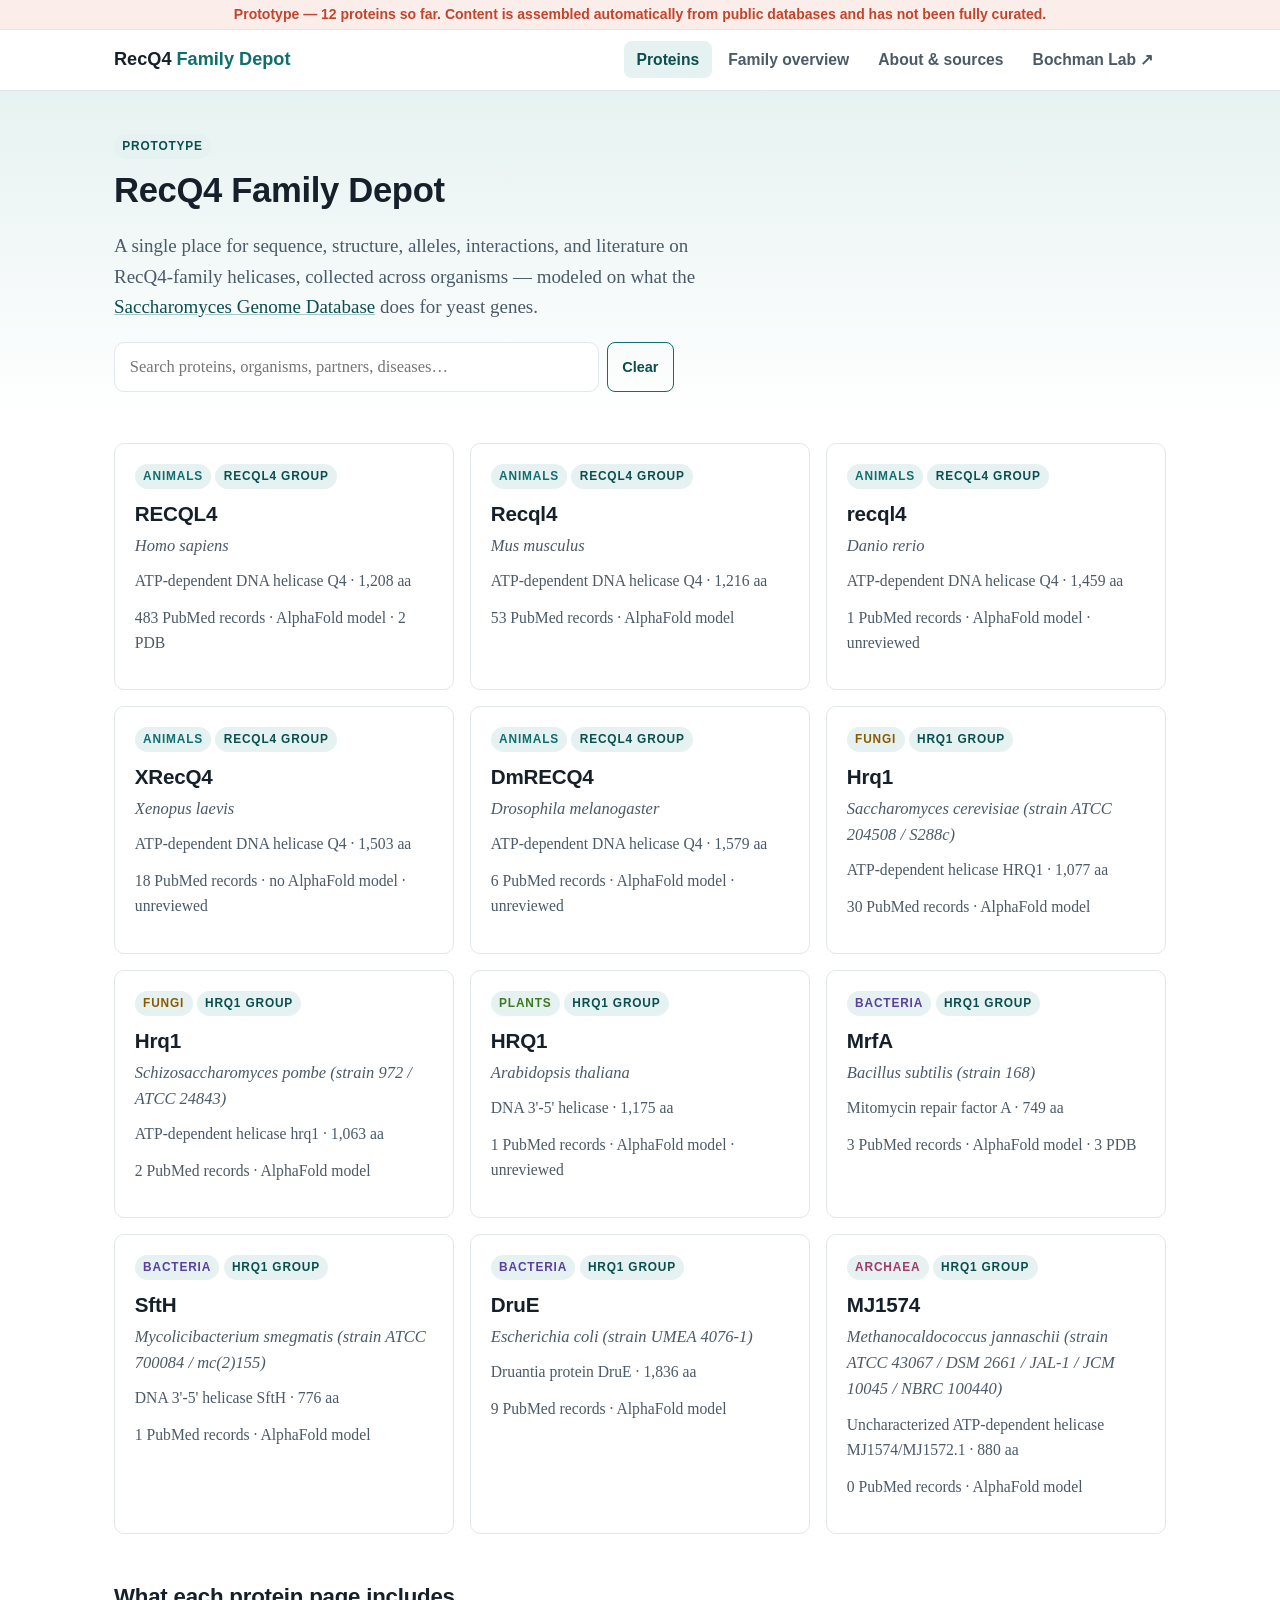
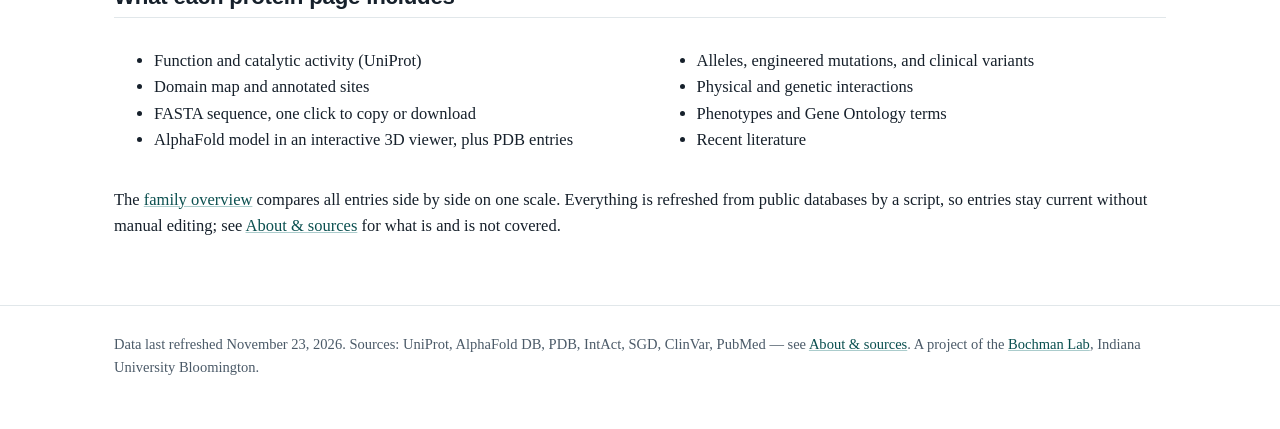
<file: index.html>
<!DOCTYPE html>
<html lang="en"><head><meta charset="utf-8"><meta name="viewport" content="width=device-width,initial-scale=1">
<title>RecQ4 Family Depot (prototype)</title>
<link rel="stylesheet" href="assets/style.css">
<link rel="icon" href="assets/favicon.ico">
</head><body>
<div class="proto">Prototype &mdash; 12 proteins so far. Content is assembled automatically from public databases and has not been fully curated.</div>
<header class="site"><div class="wrap row">
<a class="brand" href="index.html">RecQ4 <span>Family Depot</span></a>
<nav aria-label="Primary"><ul><li><a href="index.html" aria-current=page>Proteins</a></li><li><a href="family.html">Family overview</a></li><li><a href="about.html">About &amp; sources</a></li><li><a href="https://bochmanlab.github.io">Bochman Lab &nearr;</a></li></ul></nav>
</div></header>
<section class="hero"><div class="wrap"><span class="tag">Prototype</span>
<h1>RecQ4 Family Depot</h1>
<p class="lede">A single place for sequence, structure, alleles, interactions, and literature on RecQ4-family helicases, collected across organisms &mdash; modeled on what the <a href="https://www.yeastgenome.org/">Saccharomyces Genome Database</a> does for yeast genes.</p>
<form class="search" onsubmit="return false"><input id="q" type="search" placeholder="Search proteins, organisms, partners, diseases…" autocomplete="off" aria-label="Search"><button class="ghost" type="button" onclick="document.getElementById('q').value='';document.getElementById('q').dispatchEvent(new Event('input'))">Clear</button></form>
<div id="hint" style="font-size:.9rem;color:var(--ink-soft)"></div></div></section>
<main class="wrap"><div class="cards" id="cards"><div class="card" data-acc="O94761"><div><span class="tag Animals">Animals</span> <span class="tag">RECQL4 group</span></div>
<h3><a href="proteins/recql4-human.html">RECQL4</a></h3><div class="org"><i>Homo sapiens</i></div>
<p>ATP-dependent DNA helicase Q4 &middot; 1,208 aa</p>
<p>483 PubMed records &middot; AlphaFold model &middot; 2 PDB</p>
<div class="legend" style="margin-top:auto"></div></div><div class="card" data-acc="Q75NR7"><div><span class="tag Animals">Animals</span> <span class="tag">RECQL4 group</span></div>
<h3><a href="proteins/recql4-mouse.html">Recql4</a></h3><div class="org"><i>Mus musculus</i></div>
<p>ATP-dependent DNA helicase Q4 &middot; 1,216 aa</p>
<p>53 PubMed records &middot; AlphaFold model</p>
<div class="legend" style="margin-top:auto"></div></div><div class="card" data-acc="E7F2M7"><div><span class="tag Animals">Animals</span> <span class="tag">RECQL4 group</span></div>
<h3><a href="proteins/recql4-zebrafish.html">recql4</a></h3><div class="org"><i>Danio rerio</i></div>
<p>ATP-dependent DNA helicase Q4 &middot; 1,459 aa</p>
<p>1 PubMed records &middot; AlphaFold model &middot; unreviewed</p>
<div class="legend" style="margin-top:auto"></div></div><div class="card" data-acc="Q33DM4"><div><span class="tag Animals">Animals</span> <span class="tag">RECQL4 group</span></div>
<h3><a href="proteins/recq4-xenopus.html">XRecQ4</a></h3><div class="org"><i>Xenopus laevis</i></div>
<p>ATP-dependent DNA helicase Q4 &middot; 1,503 aa</p>
<p>18 PubMed records &middot; no AlphaFold model &middot; unreviewed</p>
<div class="legend" style="margin-top:auto"></div></div><div class="card" data-acc="Q9VSE6"><div><span class="tag Animals">Animals</span> <span class="tag">RECQL4 group</span></div>
<h3><a href="proteins/recq4-drosophila.html">DmRECQ4</a></h3><div class="org"><i>Drosophila melanogaster</i></div>
<p>ATP-dependent DNA helicase Q4 &middot; 1,579 aa</p>
<p>6 PubMed records &middot; AlphaFold model &middot; unreviewed</p>
<div class="legend" style="margin-top:auto"></div></div><div class="card" data-acc="Q05549"><div><span class="tag Fungi">Fungi</span> <span class="tag">HRQ1 group</span></div>
<h3><a href="proteins/hrq1-scerevisiae.html">Hrq1</a></h3><div class="org"><i>Saccharomyces cerevisiae</i> (strain ATCC 204508 / S288c)</div>
<p>ATP-dependent helicase HRQ1 &middot; 1,077 aa</p>
<p>30 PubMed records &middot; AlphaFold model</p>
<div class="legend" style="margin-top:auto"></div></div><div class="card" data-acc="O13983"><div><span class="tag Fungi">Fungi</span> <span class="tag">HRQ1 group</span></div>
<h3><a href="proteins/hrq1-spombe.html">Hrq1</a></h3><div class="org"><i>Schizosaccharomyces pombe</i> (strain 972 / ATCC 24843)</div>
<p>ATP-dependent helicase hrq1 &middot; 1,063 aa</p>
<p>2 PubMed records &middot; AlphaFold model</p>
<div class="legend" style="margin-top:auto"></div></div><div class="card" data-acc="A0A1P8BBA5"><div><span class="tag Plants">Plants</span> <span class="tag">HRQ1 group</span></div>
<h3><a href="proteins/hrq1-athaliana.html">HRQ1</a></h3><div class="org"><i>Arabidopsis thaliana</i></div>
<p>DNA 3&#x27;-5&#x27; helicase &middot; 1,175 aa</p>
<p>1 PubMed records &middot; AlphaFold model &middot; unreviewed</p>
<div class="legend" style="margin-top:auto"></div></div><div class="card" data-acc="P50830"><div><span class="tag Bacteria">Bacteria</span> <span class="tag">HRQ1 group</span></div>
<h3><a href="proteins/mrfa-bsubtilis.html">MrfA</a></h3><div class="org"><i>Bacillus subtilis</i> (strain 168)</div>
<p>Mitomycin repair factor A &middot; 749 aa</p>
<p>3 PubMed records &middot; AlphaFold model &middot; 3 PDB</p>
<div class="legend" style="margin-top:auto"></div></div><div class="card" data-acc="A0R5E2"><div><span class="tag Bacteria">Bacteria</span> <span class="tag">HRQ1 group</span></div>
<h3><a href="proteins/sfth-msmegmatis.html">SftH</a></h3><div class="org"><i>Mycolicibacterium smegmatis</i> (strain ATCC 700084 / mc(2)155)</div>
<p>DNA 3&#x27;-5&#x27; helicase SftH &middot; 776 aa</p>
<p>1 PubMed records &middot; AlphaFold model</p>
<div class="legend" style="margin-top:auto"></div></div><div class="card" data-acc="P0DW38"><div><span class="tag Bacteria">Bacteria</span> <span class="tag">HRQ1 group</span></div>
<h3><a href="proteins/drue-ecoli.html">DruE</a></h3><div class="org"><i>Escherichia coli</i> (strain UMEA 4076-1)</div>
<p>Druantia protein DruE &middot; 1,836 aa</p>
<p>9 PubMed records &middot; AlphaFold model</p>
<div class="legend" style="margin-top:auto"></div></div><div class="card" data-acc="Q58969"><div><span class="tag Archaea">Archaea</span> <span class="tag">HRQ1 group</span></div>
<h3><a href="proteins/mj1574-mjannaschii.html">MJ1574</a></h3><div class="org"><i>Methanocaldococcus jannaschii</i> (strain ATCC 43067 / DSM 2661 / JAL-1 / JCM 10045 / NBRC 100440)</div>
<p>Uncharacterized ATP-dependent helicase MJ1574/MJ1572.1 &middot; 880 aa</p>
<p>0 PubMed records &middot; AlphaFold model</p>
<div class="legend" style="margin-top:auto"></div></div></div>
<h2>What each protein page includes</h2>
<div class="cols"><ul><li>Function and catalytic activity (UniProt)</li><li>Domain map and annotated sites</li><li>FASTA sequence, one click to copy or download</li><li>AlphaFold model in an interactive 3D viewer, plus PDB entries</li></ul>
<ul><li>Alleles, engineered mutations, and clinical variants</li><li>Physical and genetic interactions</li><li>Phenotypes and Gene Ontology terms</li><li>Recent literature</li></ul></div>
<p>The <a href="family.html">family overview</a> compares all entries side by side on one scale. Everything is refreshed from public databases by a script, so entries stay current without manual editing; see <a href="about.html">About &amp; sources</a> for what is and is not covered.</p></main>
<script src="assets/search-index.js"></script><script src="assets/search.js"></script>
<footer><div class="wrap">Data last refreshed November 23, 2026. Sources: UniProt, AlphaFold DB, PDB, IntAct, SGD, ClinVar, PubMed &mdash; see <a href="about.html">About &amp; sources</a>. A project of the <a href="https://bochmanlab.github.io">Bochman Lab</a>, Indiana University Bloomington.</div></footer>

</body></html>
</file>
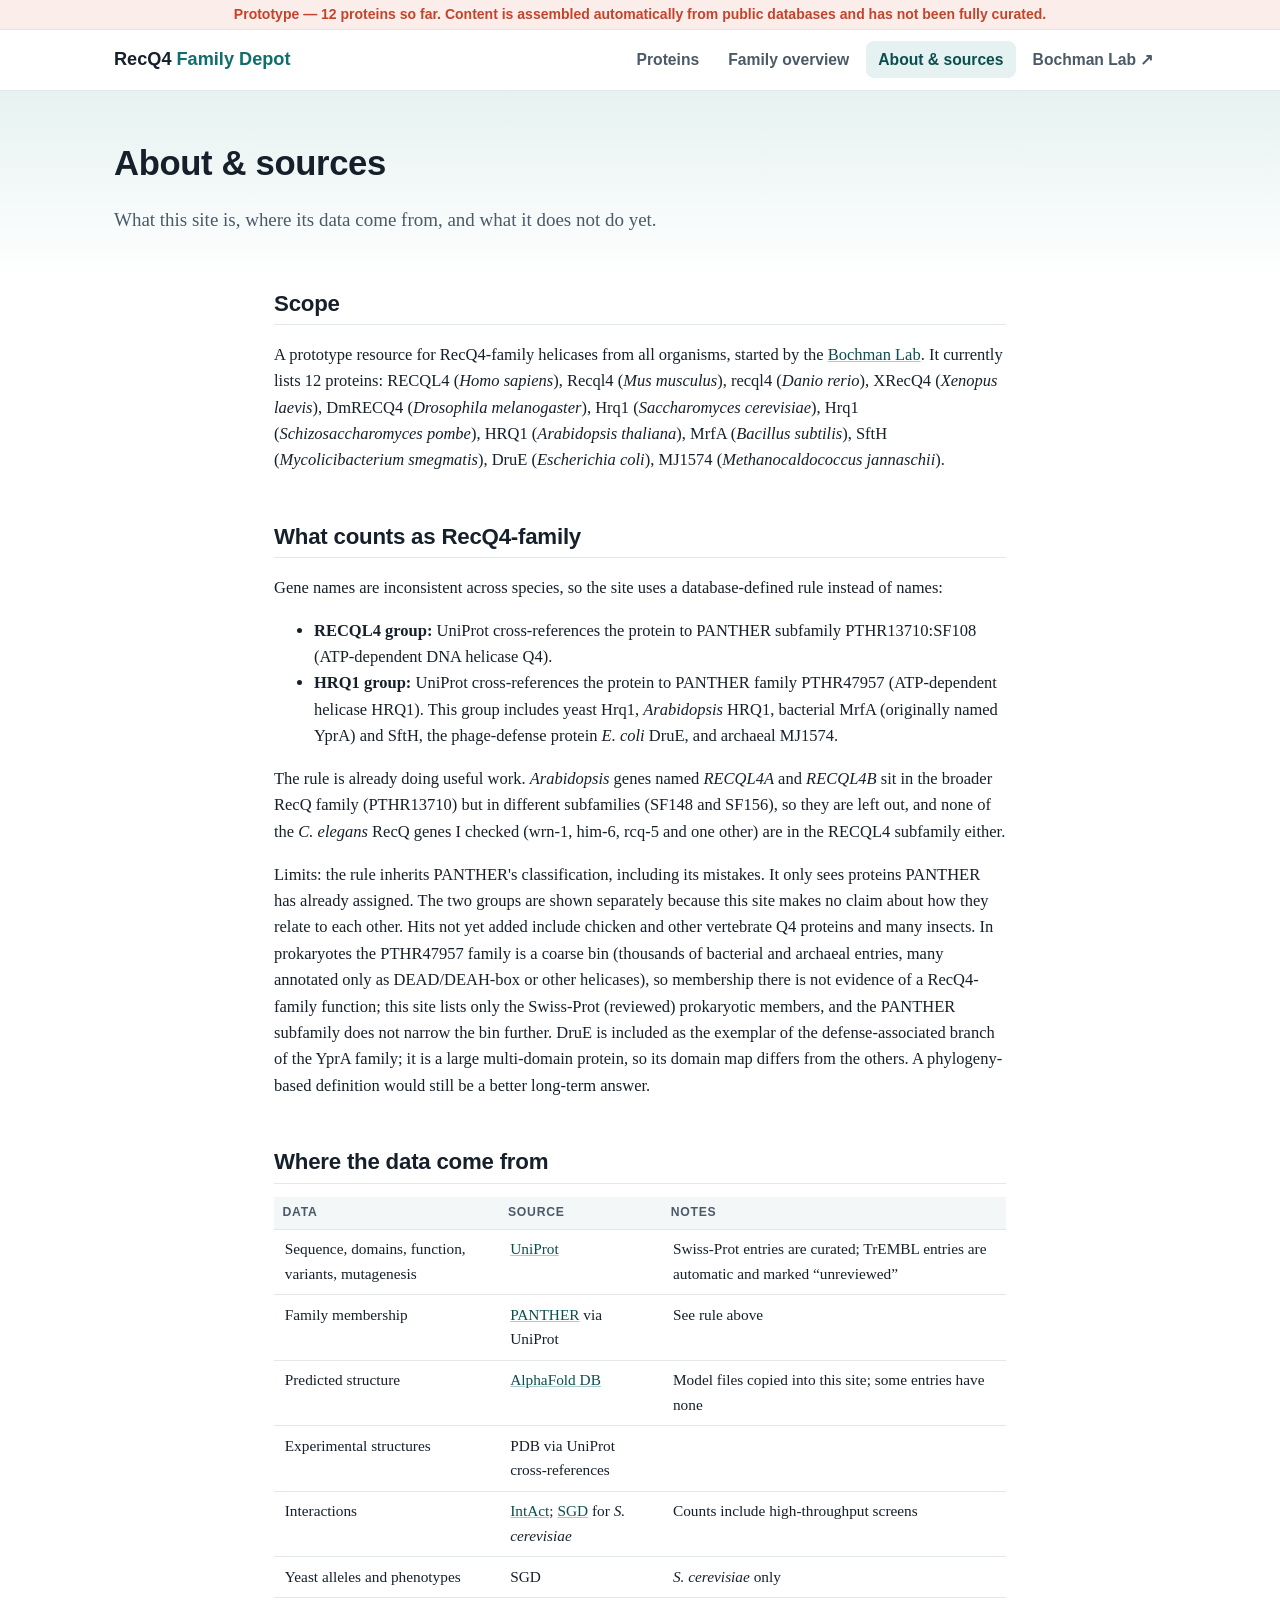
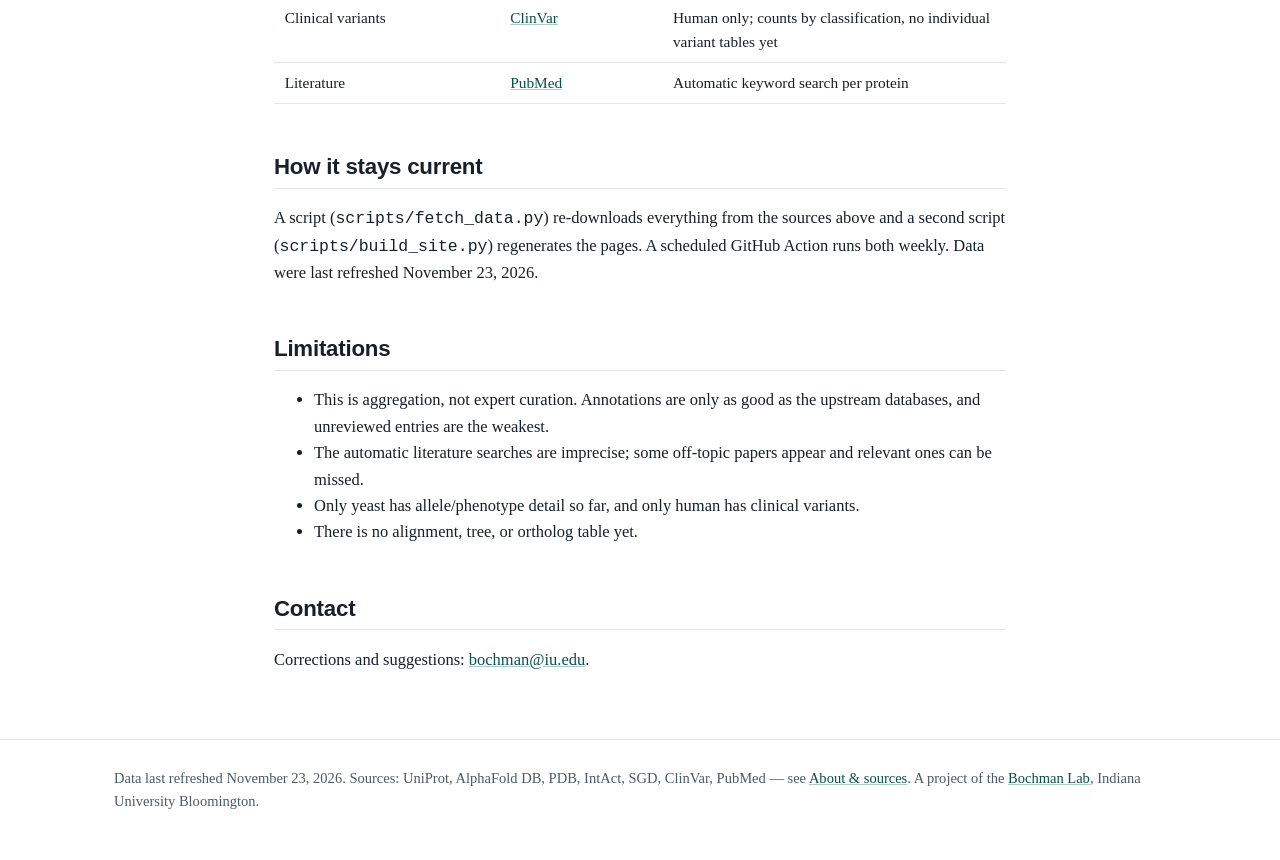
<file: about.html>
<!DOCTYPE html>
<html lang="en"><head><meta charset="utf-8"><meta name="viewport" content="width=device-width,initial-scale=1">
<title>About &amp; sources — RecQ4 Family Depot</title>
<link rel="stylesheet" href="assets/style.css">
<link rel="icon" href="assets/favicon.ico">
</head><body>
<div class="proto">Prototype &mdash; 12 proteins so far. Content is assembled automatically from public databases and has not been fully curated.</div>
<header class="site"><div class="wrap row">
<a class="brand" href="index.html">RecQ4 <span>Family Depot</span></a>
<nav aria-label="Primary"><ul><li><a href="index.html">Proteins</a></li><li><a href="family.html">Family overview</a></li><li><a href="about.html" aria-current=page>About &amp; sources</a></li><li><a href="https://bochmanlab.github.io">Bochman Lab &nearr;</a></li></ul></nav>
</div></header>
<section class="hero"><div class="wrap"><h1>About &amp; sources</h1>
<p class="lede">What this site is, where its data come from, and what it does not do yet.</p></div></section>
<main class="wrap prose" style="max-width:780px">
<h2 style="margin-top:.5em">Scope</h2>
<p>A prototype resource for RecQ4-family helicases from all organisms, started by the <a href="https://bochmanlab.github.io">Bochman Lab</a>. It currently lists 12 proteins: RECQL4 (<i>Homo sapiens</i>), Recql4 (<i>Mus musculus</i>), recql4 (<i>Danio rerio</i>), XRecQ4 (<i>Xenopus laevis</i>), DmRECQ4 (<i>Drosophila melanogaster</i>), Hrq1 (<i>Saccharomyces cerevisiae</i>), Hrq1 (<i>Schizosaccharomyces pombe</i>), HRQ1 (<i>Arabidopsis thaliana</i>), MrfA (<i>Bacillus subtilis</i>), SftH (<i>Mycolicibacterium smegmatis</i>), DruE (<i>Escherichia coli</i>), MJ1574 (<i>Methanocaldococcus jannaschii</i>).</p>
<h2 id="inclusion">What counts as RecQ4-family</h2>
<p>Gene names are inconsistent across species, so the site uses a database-defined rule instead of names:</p>
<ul><li><b>RECQL4 group:</b> UniProt cross-references the protein to PANTHER subfamily PTHR13710:SF108 (ATP-dependent DNA helicase Q4).</li>
<li><b>HRQ1 group:</b> UniProt cross-references the protein to PANTHER family PTHR47957 (ATP-dependent helicase HRQ1). This group includes yeast Hrq1, <i>Arabidopsis</i> HRQ1, bacterial MrfA (originally named YprA) and SftH, the phage-defense protein <i>E. coli</i> DruE, and archaeal MJ1574.</li></ul>
<p>The rule is already doing useful work. <i>Arabidopsis</i> genes named <i>RECQL4A</i> and <i>RECQL4B</i> sit in the broader RecQ family (PTHR13710) but in different subfamilies (SF148 and SF156), so they are left out, and none of the <i>C. elegans</i> RecQ genes I checked (wrn-1, him-6, rcq-5 and one other) are in the RECQL4 subfamily either.</p>
<p>Limits: the rule inherits PANTHER's classification, including its mistakes. It only sees proteins PANTHER has already assigned. The two groups are shown separately because this site makes no claim about how they relate to each other. Hits not yet added include chicken and other vertebrate Q4 proteins and many insects. In prokaryotes the PTHR47957 family is a coarse bin (thousands of bacterial and archaeal entries, many annotated only as DEAD/DEAH-box or other helicases), so membership there is not evidence of a RecQ4-family function; this site lists only the Swiss-Prot (reviewed) prokaryotic members, and the PANTHER subfamily does not narrow the bin further. DruE is included as the exemplar of the defense-associated branch of the YprA family; it is a large multi-domain protein, so its domain map differs from the others. A phylogeny-based definition would still be a better long-term answer.</p>
<h2>Where the data come from</h2>
<div class=""><table><thead><tr><th>Data</th><th>Source</th><th>Notes</th></tr></thead><tbody><tr><td>Sequence, domains, function, variants, mutagenesis</td><td><a href='https://www.uniprot.org/'>UniProt</a></td><td>Swiss-Prot entries are curated; TrEMBL entries are automatic and marked &ldquo;unreviewed&rdquo;</td></tr><tr><td>Family membership</td><td><a href='https://www.pantherdb.org/'>PANTHER</a> via UniProt</td><td>See rule above</td></tr><tr><td>Predicted structure</td><td><a href='https://alphafold.ebi.ac.uk/'>AlphaFold DB</a></td><td>Model files copied into this site; some entries have none</td></tr><tr><td>Experimental structures</td><td>PDB via UniProt cross-references</td><td></td></tr><tr><td>Interactions</td><td><a href='https://www.ebi.ac.uk/intact/'>IntAct</a>; <a href='https://www.yeastgenome.org/'>SGD</a> for <i>S. cerevisiae</i></td><td>Counts include high-throughput screens</td></tr><tr><td>Yeast alleles and phenotypes</td><td>SGD</td><td><i>S. cerevisiae</i> only</td></tr><tr><td>Clinical variants</td><td><a href='https://www.ncbi.nlm.nih.gov/clinvar/'>ClinVar</a></td><td>Human only; counts by classification, no individual variant tables yet</td></tr><tr><td>Literature</td><td><a href='https://pubmed.ncbi.nlm.nih.gov/'>PubMed</a></td><td>Automatic keyword search per protein</td></tr></tbody></table></div>
<h2>How it stays current</h2>
<p>A script (<code>scripts/fetch_data.py</code>) re-downloads everything from the sources above and a second script (<code>scripts/build_site.py</code>) regenerates the pages. A scheduled GitHub Action runs both weekly. Data were last refreshed November 23, 2026.</p>
<h2>Limitations</h2>
<ul><li>This is aggregation, not expert curation. Annotations are only as good as the upstream databases, and unreviewed entries are the weakest.</li>
<li>The automatic literature searches are imprecise; some off-topic papers appear and relevant ones can be missed.</li>
<li>Only yeast has allele/phenotype detail so far, and only human has clinical variants.</li>
<li>There is no alignment, tree, or ortholog table yet.</li></ul>
<h2>Contact</h2><p>Corrections and suggestions: <a href="mailto:bochman@iu.edu">bochman@iu.edu</a>.</p></main>
<footer><div class="wrap">Data last refreshed November 23, 2026. Sources: UniProt, AlphaFold DB, PDB, IntAct, SGD, ClinVar, PubMed &mdash; see <a href="about.html">About &amp; sources</a>. A project of the <a href="https://bochmanlab.github.io">Bochman Lab</a>, Indiana University Bloomington.</div></footer>

</body></html>
</file>
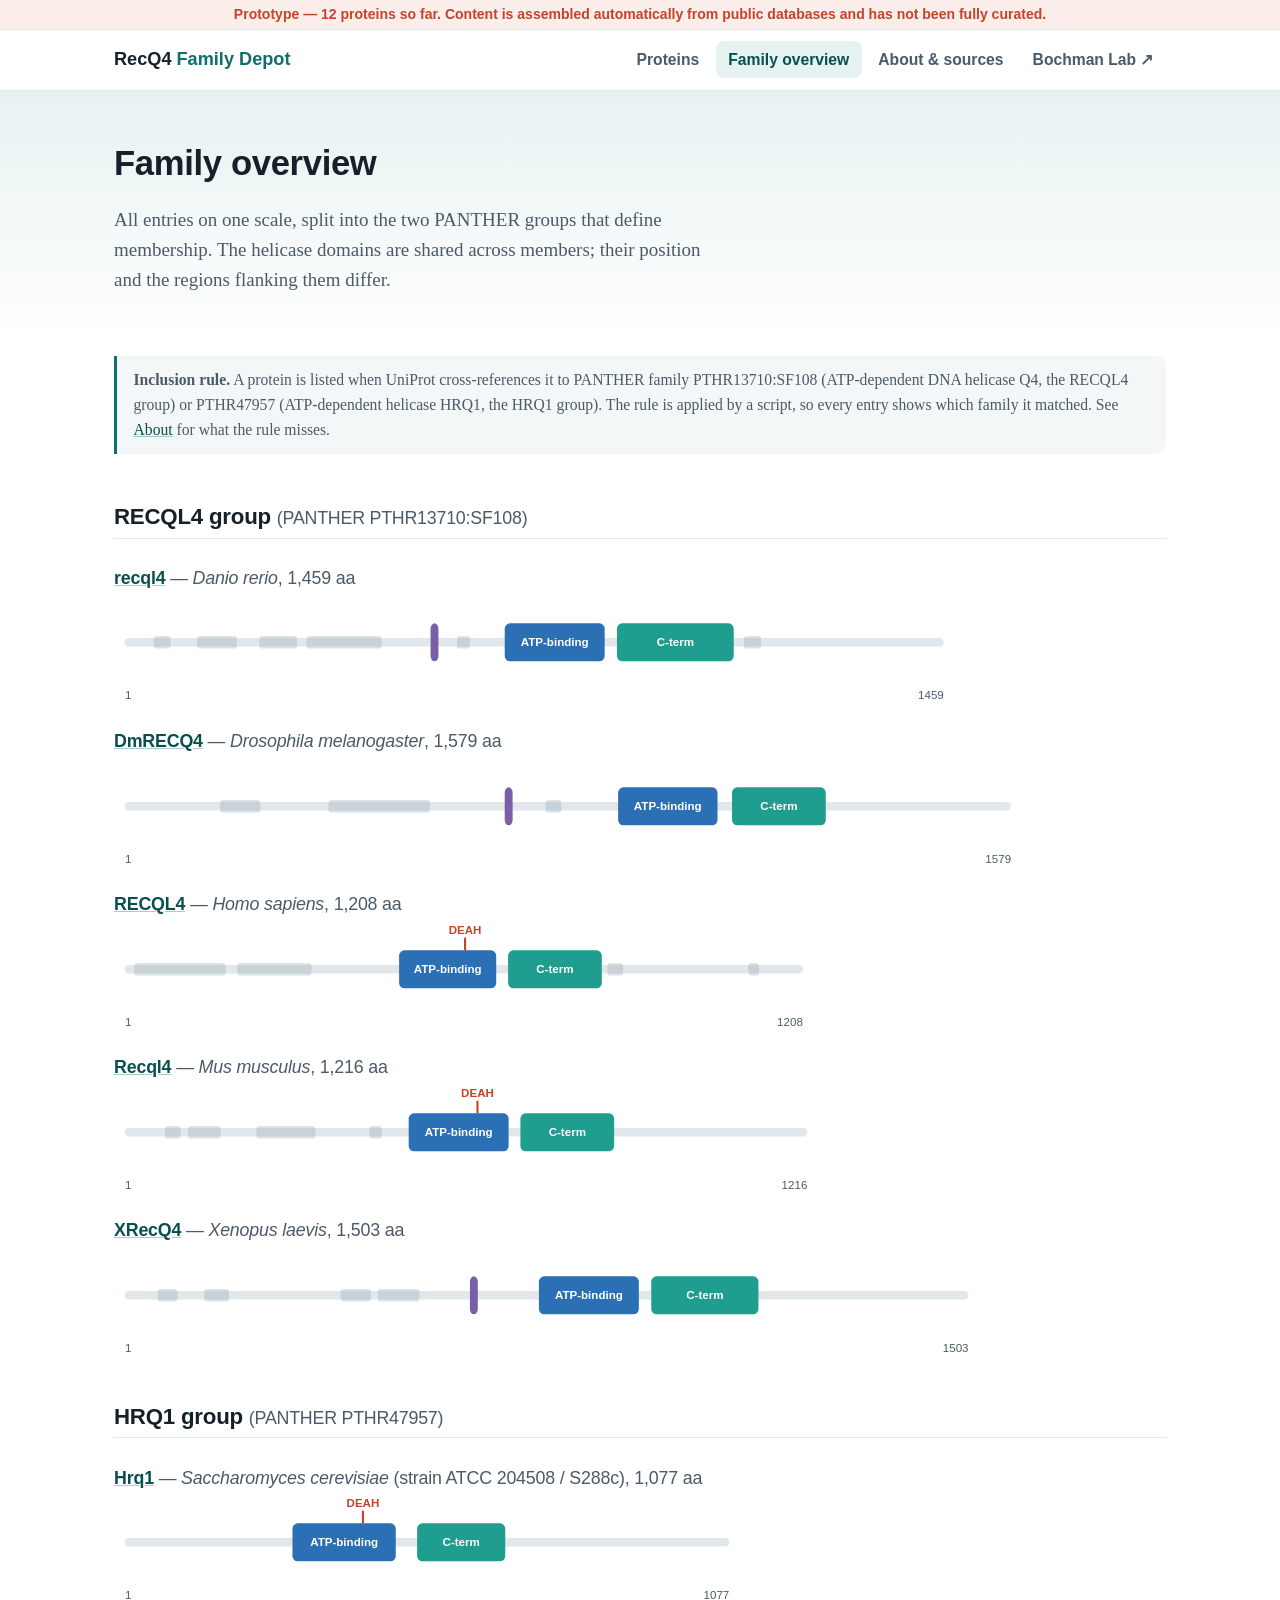
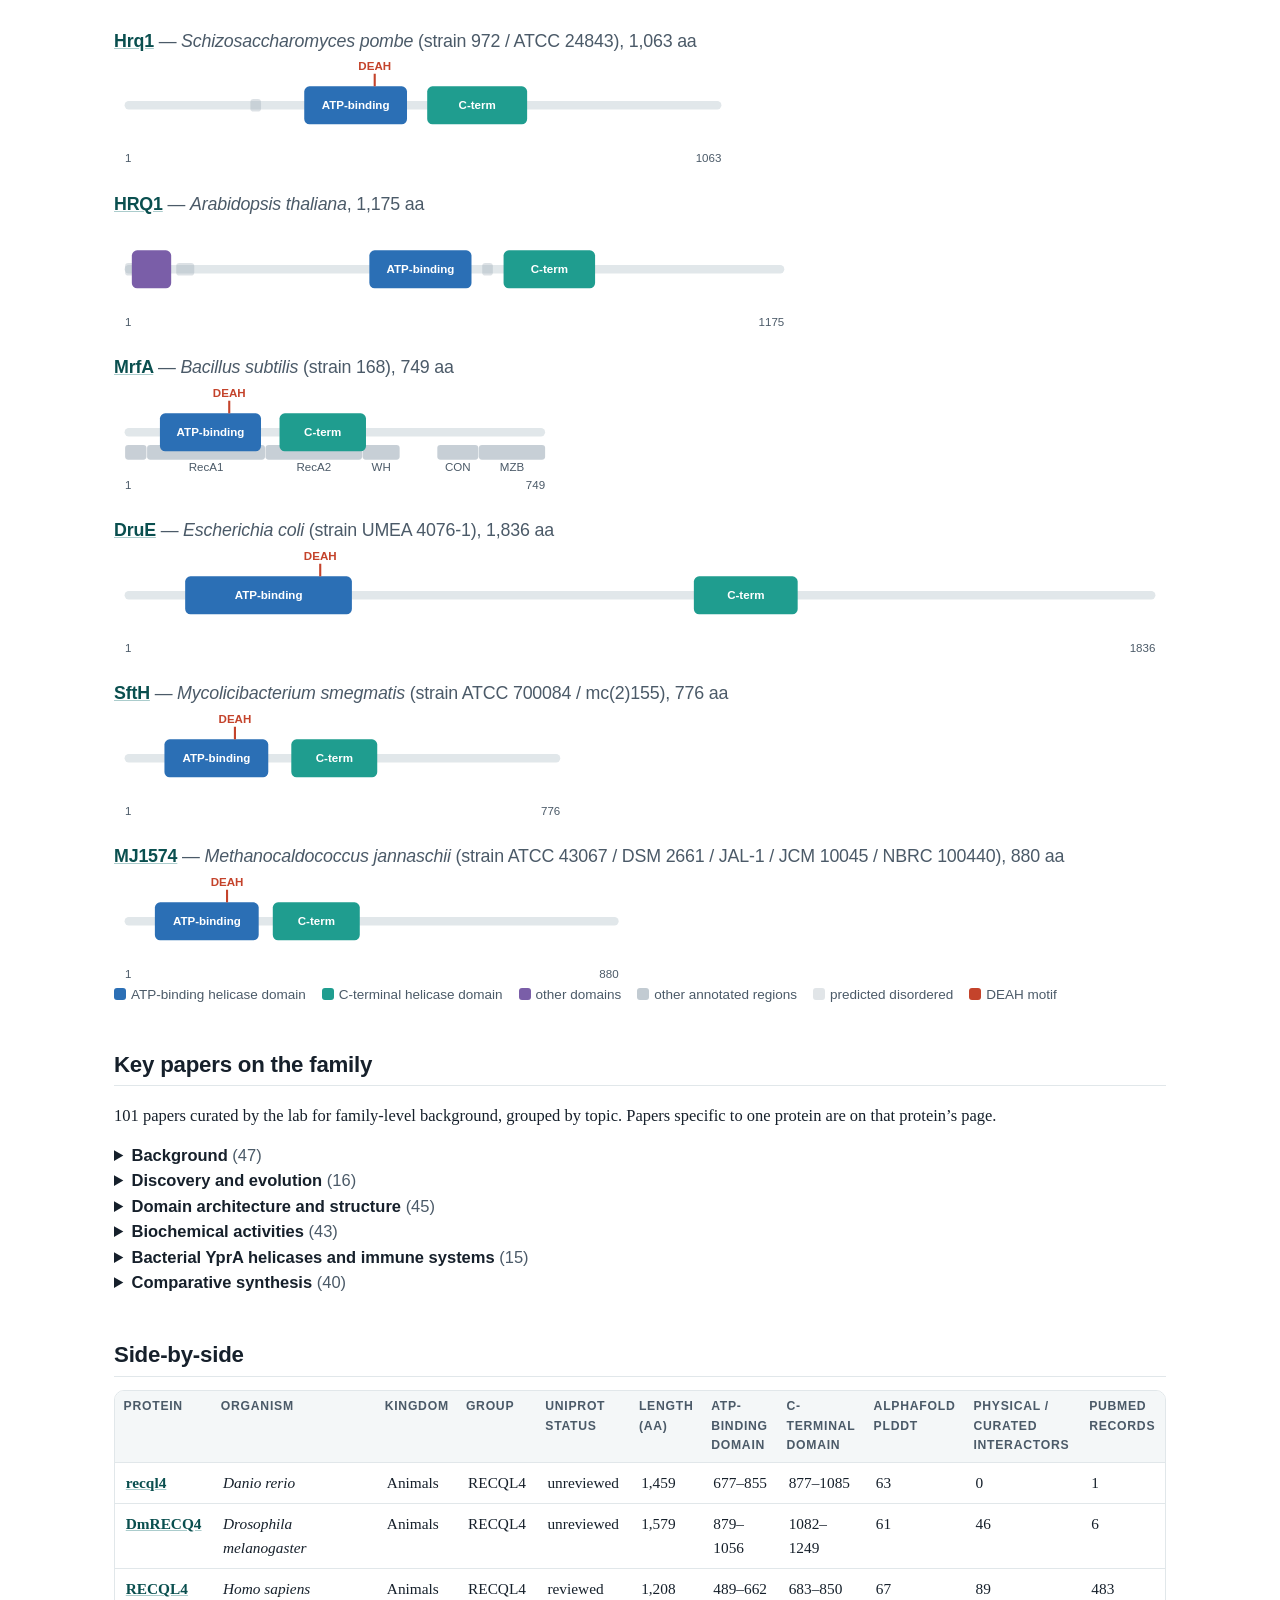
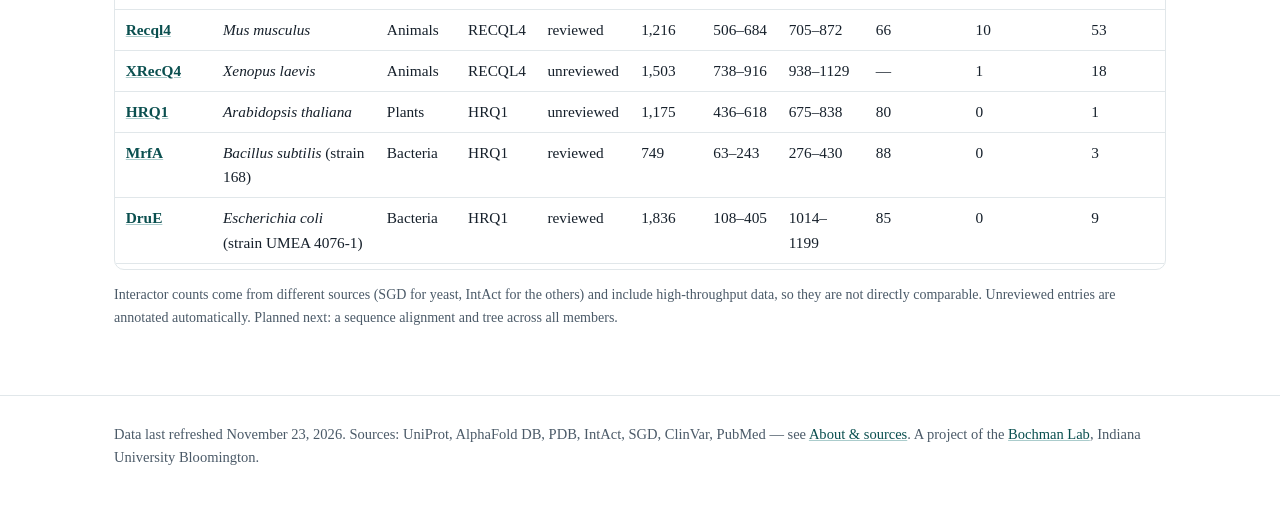
<file: family.html>
<!DOCTYPE html>
<html lang="en"><head><meta charset="utf-8"><meta name="viewport" content="width=device-width,initial-scale=1">
<title>Family overview — RecQ4 Family Depot</title>
<link rel="stylesheet" href="assets/style.css">
<link rel="icon" href="assets/favicon.ico">
</head><body>
<div class="proto">Prototype &mdash; 12 proteins so far. Content is assembled automatically from public databases and has not been fully curated.</div>
<header class="site"><div class="wrap row">
<a class="brand" href="index.html">RecQ4 <span>Family Depot</span></a>
<nav aria-label="Primary"><ul><li><a href="index.html">Proteins</a></li><li><a href="family.html" aria-current=page>Family overview</a></li><li><a href="about.html">About &amp; sources</a></li><li><a href="https://bochmanlab.github.io">Bochman Lab &nearr;</a></li></ul></nav>
</div></header>
<section class="hero"><div class="wrap"><h1>Family overview</h1>
<p class="lede">All entries on one scale, split into the two PANTHER groups that define membership. The helicase domains are shared across members; their position and the regions flanking them differ.</p></div></section>
<main class="wrap"><div class="note"><b>Inclusion rule.</b> A protein is listed when UniProt cross-references it to PANTHER family PTHR13710:SF108 (ATP-dependent DNA helicase Q4, the RECQL4 group) or PTHR47957 (ATP-dependent helicase HRQ1, the HRQ1 group). The rule is applied by a script, so every entry shows which family it matched. See <a href="about.html#inclusion">About</a> for what the rule misses.</div>
<h2>RECQL4 group <span style="font-weight:400;font-size:.8em;color:var(--ink-soft)">(PANTHER PTHR13710:SF108)</span></h2><h3><a href="proteins/recql4-zebrafish.html">recql4</a> <span style="font-weight:400;color:var(--ink-soft)">&mdash; <i>Danio rerio</i>, 1,459 aa</span></h3><svg class="map" viewBox="0 0 1000 100" role="img" aria-label="Domain map of E7F2M7_DANRE"><rect x="10" y="40" width="778.8" height="8" rx="4" fill="var(--line)"/><rect x="37.8" y="38" width="16.0" height="12" rx="3" fill="var(--dom-other)" opacity=".35"/><rect x="78.9" y="38" width="37.9" height="12" rx="3" fill="var(--dom-other)" opacity=".35"/><rect x="138.1" y="38" width="35.8" height="12" rx="3" fill="var(--dom-other)" opacity=".35"/><rect x="182.9" y="38" width="71.5" height="12" rx="3" fill="var(--dom-other)" opacity=".35"/><rect x="326.0" y="38" width="12.3" height="12" rx="3" fill="var(--dom-other)" opacity=".35"/><rect x="598.7" y="38" width="16.5" height="12" rx="3" fill="var(--dom-other)" opacity=".35"/><rect x="300.9" y="26" width="7.5" height="36" rx="5" fill="var(--dom-extra)"><title>CCHC-type (545–559)</title></rect><rect x="371.4" y="26" width="95.0" height="36" rx="5" fill="var(--dom-atp)"><title>Helicase ATP-binding (677–855)</title></rect><text x="418.9" y="48" text-anchor="middle" style="fill:#fff;font-weight:600">ATP-binding</text><rect x="478.1" y="26" width="111.0" height="36" rx="5" fill="var(--dom-ct)"><title>Helicase C-terminal (877–1085)</title></rect><text x="533.6" y="48" text-anchor="middle" style="fill:#fff;font-weight:600">C-term</text><text x="10.5" y="98" text-anchor="start">1</text><text x="788.8" y="98" text-anchor="end">1459</text></svg><h3><a href="proteins/recq4-drosophila.html">DmRECQ4</a> <span style="font-weight:400;color:var(--ink-soft)">&mdash; <i>Drosophila melanogaster</i>, 1,579 aa</span></h3><svg class="map" viewBox="0 0 1000 100" role="img" aria-label="Domain map of Q9VSE6_DROME"><rect x="10" y="40" width="842.8" height="8" rx="4" fill="var(--line)"/><rect x="100.7" y="38" width="38.4" height="12" rx="3" fill="var(--dom-other)" opacity=".35"/><rect x="203.8" y="38" width="96.6" height="12" rx="3" fill="var(--dom-other)" opacity=".35"/><rect x="410.3" y="38" width="14.9" height="12" rx="3" fill="var(--dom-other)" opacity=".35"/><rect x="371.4" y="26" width="7.5" height="36" rx="5" fill="var(--dom-extra)"><title>CCHC-type (677–691)</title></rect><rect x="479.2" y="26" width="94.5" height="36" rx="5" fill="var(--dom-atp)"><title>Helicase ATP-binding (879–1056)</title></rect><text x="526.4" y="48" text-anchor="middle" style="fill:#fff;font-weight:600">ATP-binding</text><rect x="587.5" y="26" width="89.1" height="36" rx="5" fill="var(--dom-ct)"><title>Helicase C-terminal (1082–1249)</title></rect><text x="632.1" y="48" text-anchor="middle" style="fill:#fff;font-weight:600">C-term</text><text x="10.5" y="98" text-anchor="start">1</text><text x="852.8" y="98" text-anchor="end">1579</text></svg><h3><a href="proteins/recql4-human.html">RECQL4</a> <span style="font-weight:400;color:var(--ink-soft)">&mdash; <i>Homo sapiens</i>, 1,208 aa</span></h3><svg class="map" viewBox="0 0 1000 100" role="img" aria-label="Domain map of RECQ4_HUMAN"><rect x="10" y="40" width="644.8" height="8" rx="4" fill="var(--line)"/><rect x="19.1" y="38" width="87.0" height="12" rx="3" fill="var(--dom-other)" opacity=".35"/><rect x="117.3" y="38" width="70.5" height="12" rx="3" fill="var(--dom-other)" opacity=".35"/><rect x="469.0" y="38" width="14.9" height="12" rx="3" fill="var(--dom-other)" opacity=".35"/><rect x="603.0" y="38" width="10.1" height="12" rx="3" fill="var(--dom-other)" opacity=".35"/><rect x="271.0" y="26" width="92.3" height="36" rx="5" fill="var(--dom-atp)"><title>Helicase ATP-binding (489–662)</title></rect><text x="317.2" y="48" text-anchor="middle" style="fill:#fff;font-weight:600">ATP-binding</text><rect x="374.6" y="26" width="89.1" height="36" rx="5" fill="var(--dom-ct)"><title>Helicase C-terminal (683–850)</title></rect><text x="419.1" y="48" text-anchor="middle" style="fill:#fff;font-weight:600">C-term</text><line x1="333.7" y1="14" x2="333.7" y2="26" stroke="var(--dom-motif)" stroke-width="2"/><text x="333.7" y="10" text-anchor="middle" style="fill:var(--dom-motif);font-weight:700">DEAH</text><text x="10.5" y="98" text-anchor="start">1</text><text x="654.8" y="98" text-anchor="end">1208</text></svg><h3><a href="proteins/recql4-mouse.html">Recql4</a> <span style="font-weight:400;color:var(--ink-soft)">&mdash; <i>Mus musculus</i>, 1,216 aa</span></h3><svg class="map" viewBox="0 0 1000 100" role="img" aria-label="Domain map of RECQ4_MOUSE"><rect x="10" y="40" width="649.1" height="8" rx="4" fill="var(--line)"/><rect x="48.4" y="38" width="14.9" height="12" rx="3" fill="var(--dom-other)" opacity=".35"/><rect x="70.3" y="38" width="31.0" height="12" rx="3" fill="var(--dom-other)" opacity=".35"/><rect x="135.4" y="38" width="56.0" height="12" rx="3" fill="var(--dom-other)" opacity=".35"/><rect x="242.7" y="38" width="11.7" height="12" rx="3" fill="var(--dom-other)" opacity=".35"/><rect x="280.1" y="26" width="95.0" height="36" rx="5" fill="var(--dom-atp)"><title>Helicase ATP-binding (506–684)</title></rect><text x="327.6" y="48" text-anchor="middle" style="fill:#fff;font-weight:600">ATP-binding</text><rect x="386.3" y="26" width="89.1" height="36" rx="5" fill="var(--dom-ct)"><title>Helicase C-terminal (705–872)</title></rect><text x="430.9" y="48" text-anchor="middle" style="fill:#fff;font-weight:600">C-term</text><line x1="345.5" y1="14" x2="345.5" y2="26" stroke="var(--dom-motif)" stroke-width="2"/><text x="345.5" y="10" text-anchor="middle" style="fill:var(--dom-motif);font-weight:700">DEAH</text><text x="10.5" y="98" text-anchor="start">1</text><text x="659.1" y="98" text-anchor="end">1216</text></svg><h3><a href="proteins/recq4-xenopus.html">XRecQ4</a> <span style="font-weight:400;color:var(--ink-soft)">&mdash; <i>Xenopus laevis</i>, 1,503 aa</span></h3><svg class="map" viewBox="0 0 1000 100" role="img" aria-label="Domain map of Q33DM4_XENLA"><rect x="10" y="40" width="802.3" height="8" rx="4" fill="var(--line)"/><rect x="41.5" y="38" width="18.7" height="12" rx="3" fill="var(--dom-other)" opacity=".35"/><rect x="85.8" y="38" width="23.5" height="12" rx="3" fill="var(--dom-other)" opacity=".35"/><rect x="215.5" y="38" width="28.8" height="12" rx="3" fill="var(--dom-other)" opacity=".35"/><rect x="250.7" y="38" width="39.5" height="12" rx="3" fill="var(--dom-other)" opacity=".35"/><rect x="338.3" y="26" width="7.5" height="36" rx="5" fill="var(--dom-extra)"><title>CCHC-type (615–629)</title></rect><rect x="403.9" y="26" width="95.0" height="36" rx="5" fill="var(--dom-atp)"><title>Helicase ATP-binding (738–916)</title></rect><text x="451.4" y="48" text-anchor="middle" style="fill:#fff;font-weight:600">ATP-binding</text><rect x="510.7" y="26" width="101.9" height="36" rx="5" fill="var(--dom-ct)"><title>Helicase C-terminal (938–1129)</title></rect><text x="561.7" y="48" text-anchor="middle" style="fill:#fff;font-weight:600">C-term</text><text x="10.5" y="98" text-anchor="start">1</text><text x="812.3" y="98" text-anchor="end">1503</text></svg><h2>HRQ1 group <span style="font-weight:400;font-size:.8em;color:var(--ink-soft)">(PANTHER PTHR47957)</span></h2><h3><a href="proteins/hrq1-scerevisiae.html">Hrq1</a> <span style="font-weight:400;color:var(--ink-soft)">&mdash; <i>Saccharomyces cerevisiae</i> (strain ATCC 204508 / S288c), 1,077 aa</span></h3><svg class="map" viewBox="0 0 1000 100" role="img" aria-label="Domain map of HRQ1_YEAST"><rect x="10" y="40" width="574.9" height="8" rx="4" fill="var(--line)"/><rect x="169.6" y="26" width="98.2" height="36" rx="5" fill="var(--dom-atp)"><title>Helicase ATP-binding (299–483)</title></rect><text x="218.7" y="48" text-anchor="middle" style="fill:#fff;font-weight:600">ATP-binding</text><rect x="288.1" y="26" width="83.8" height="36" rx="5" fill="var(--dom-ct)"><title>Helicase C-terminal (521–678)</title></rect><text x="330.0" y="48" text-anchor="middle" style="fill:#fff;font-weight:600">C-term</text><line x1="236.6" y1="14" x2="236.6" y2="26" stroke="var(--dom-motif)" stroke-width="2"/><text x="236.6" y="10" text-anchor="middle" style="fill:var(--dom-motif);font-weight:700">DEAH</text><text x="10.5" y="98" text-anchor="start">1</text><text x="584.9" y="98" text-anchor="end">1077</text></svg><h3><a href="proteins/hrq1-spombe.html">Hrq1</a> <span style="font-weight:400;color:var(--ink-soft)">&mdash; <i>Schizosaccharomyces pombe</i> (strain 972 / ATCC 24843), 1,063 aa</span></h3><svg class="map" viewBox="0 0 1000 100" role="img" aria-label="Domain map of HRQ1_SCHPO"><rect x="10" y="40" width="567.4" height="8" rx="4" fill="var(--line)"/><rect x="129.6" y="38" width="10.1" height="12" rx="3" fill="var(--dom-other)" opacity=".35"/><rect x="180.8" y="26" width="97.7" height="36" rx="5" fill="var(--dom-atp)"><title>Helicase ATP-binding (320–503)</title></rect><text x="229.6" y="48" text-anchor="middle" style="fill:#fff;font-weight:600">ATP-binding</text><rect x="297.7" y="26" width="95.0" height="36" rx="5" fill="var(--dom-ct)"><title>Helicase C-terminal (539–717)</title></rect><text x="345.2" y="48" text-anchor="middle" style="fill:#fff;font-weight:600">C-term</text><line x1="247.8" y1="14" x2="247.8" y2="26" stroke="var(--dom-motif)" stroke-width="2"/><text x="247.8" y="10" text-anchor="middle" style="fill:var(--dom-motif);font-weight:700">DEAH</text><text x="10.5" y="98" text-anchor="start">1</text><text x="577.4" y="98" text-anchor="end">1063</text></svg><h3><a href="proteins/hrq1-athaliana.html">HRQ1</a> <span style="font-weight:400;color:var(--ink-soft)">&mdash; <i>Arabidopsis thaliana</i>, 1,175 aa</span></h3><svg class="map" viewBox="0 0 1000 100" role="img" aria-label="Domain map of A0A1P8BBA5_ARATH"><rect x="10" y="40" width="627.2" height="8" rx="4" fill="var(--line)"/><rect x="10.5" y="38" width="10.7" height="12" rx="3" fill="var(--dom-other)" opacity=".35"/><rect x="59.1" y="38" width="17.1" height="12" rx="3" fill="var(--dom-other)" opacity=".35"/><rect x="350.0" y="38" width="10.1" height="12" rx="3" fill="var(--dom-other)" opacity=".35"/><rect x="16.9" y="26" width="37.4" height="36" rx="5" fill="var(--dom-extra)"><title>Ubiquitin-like (13–83)</title></rect><rect x="242.7" y="26" width="97.1" height="36" rx="5" fill="var(--dom-atp)"><title>Helicase ATP-binding (436–618)</title></rect><text x="291.3" y="48" text-anchor="middle" style="fill:#fff;font-weight:600">ATP-binding</text><rect x="370.3" y="26" width="87.0" height="36" rx="5" fill="var(--dom-ct)"><title>Helicase C-terminal (675–838)</title></rect><text x="413.8" y="48" text-anchor="middle" style="fill:#fff;font-weight:600">C-term</text><text x="10.5" y="98" text-anchor="start">1</text><text x="637.2" y="98" text-anchor="end">1175</text></svg><h3><a href="proteins/mrfa-bsubtilis.html">MrfA</a> <span style="font-weight:400;color:var(--ink-soft)">&mdash; <i>Bacillus subtilis</i> (strain 168), 749 aa</span></h3><svg class="map" viewBox="0 0 1000 100" role="img" aria-label="Domain map of MRFA_BACSU"><rect x="10" y="40" width="399.8" height="8" rx="4" fill="var(--line)"/><rect x="10.5" y="56" width="20.3" height="14" rx="3" fill="var(--dom-other)" opacity=".55"><title>N-terminal region (NTR) (1–39)</title></rect><rect x="31.4" y="56" width="112.1" height="14" rx="3" fill="var(--dom-other)" opacity=".55"><title>RecA1 (40–250)</title></rect><text x="87.4" y="81" text-anchor="middle">RecA1</text><rect x="144.0" y="56" width="91.8" height="14" rx="3" fill="var(--dom-other)" opacity=".55"><title>RecA2 (251–423)</title></rect><text x="189.9" y="81" text-anchor="middle">RecA2</text><rect x="236.3" y="56" width="35.2" height="14" rx="3" fill="var(--dom-other)" opacity=".55"><title>Winged-helix (WH) (424–490)</title></rect><text x="253.9" y="81" text-anchor="middle">WH</text><rect x="307.3" y="56" width="39.0" height="14" rx="3" fill="var(--dom-other)" opacity=".55"><title>Connector (CON) (557–630)</title></rect><text x="326.8" y="81" text-anchor="middle">CON</text><rect x="346.8" y="56" width="63.0" height="14" rx="3" fill="var(--dom-other)" opacity=".55"><title>MrfA Zn(2+)-binding (MZB) (631–749)</title></rect><text x="378.3" y="81" text-anchor="middle">MZB</text><rect x="43.6" y="26" width="96.1" height="36" rx="5" fill="var(--dom-atp)"><title>Helicase ATP-binding (63–243)</title></rect><text x="91.7" y="48" text-anchor="middle" style="fill:#fff;font-weight:600">ATP-binding</text><rect x="157.3" y="26" width="82.2" height="36" rx="5" fill="var(--dom-ct)"><title>Helicase C-terminal (276–430)</title></rect><text x="198.4" y="48" text-anchor="middle" style="fill:#fff;font-weight:600">C-term</text><line x1="109.5" y1="14" x2="109.5" y2="26" stroke="var(--dom-motif)" stroke-width="2"/><text x="109.5" y="10" text-anchor="middle" style="fill:var(--dom-motif);font-weight:700">DEAH</text><text x="10.5" y="98" text-anchor="start">1</text><text x="409.8" y="98" text-anchor="end">749</text></svg><h3><a href="proteins/drue-ecoli.html">DruE</a> <span style="font-weight:400;color:var(--ink-soft)">&mdash; <i>Escherichia coli</i> (strain UMEA 4076-1), 1,836 aa</span></h3><svg class="map" viewBox="0 0 1000 100" role="img" aria-label="Domain map of DRUE_ECOU4"><rect x="10" y="40" width="980.0" height="8" rx="4" fill="var(--line)"/><rect x="67.6" y="26" width="158.5" height="36" rx="5" fill="var(--dom-atp)"><title>Helicase ATP-binding (108–405)</title></rect><text x="146.9" y="48" text-anchor="middle" style="fill:#fff;font-weight:600">ATP-binding</text><rect x="551.2" y="26" width="98.7" height="36" rx="5" fill="var(--dom-ct)"><title>Helicase C-terminal (1014–1199)</title></rect><text x="600.6" y="48" text-anchor="middle" style="fill:#fff;font-weight:600">C-term</text><line x1="196.0" y1="14" x2="196.0" y2="26" stroke="var(--dom-motif)" stroke-width="2"/><text x="196.0" y="10" text-anchor="middle" style="fill:var(--dom-motif);font-weight:700">DEAH</text><text x="10.5" y="98" text-anchor="start">1</text><text x="990.0" y="98" text-anchor="end">1836</text></svg><h3><a href="proteins/sfth-msmegmatis.html">SftH</a> <span style="font-weight:400;color:var(--ink-soft)">&mdash; <i>Mycolicibacterium smegmatis</i> (strain ATCC 700084 / mc(2)155), 776 aa</span></h3><svg class="map" viewBox="0 0 1000 100" role="img" aria-label="Domain map of SFTH_MYCS2"><rect x="10" y="40" width="414.2" height="8" rx="4" fill="var(--line)"/><rect x="47.9" y="26" width="98.7" height="36" rx="5" fill="var(--dom-atp)"><title>Helicase ATP-binding (71–256)</title></rect><text x="97.3" y="48" text-anchor="middle" style="fill:#fff;font-weight:600">ATP-binding</text><rect x="168.5" y="26" width="81.7" height="36" rx="5" fill="var(--dom-ct)"><title>Helicase C-terminal (297–450)</title></rect><text x="209.4" y="48" text-anchor="middle" style="fill:#fff;font-weight:600">C-term</text><line x1="114.9" y1="14" x2="114.9" y2="26" stroke="var(--dom-motif)" stroke-width="2"/><text x="114.9" y="10" text-anchor="middle" style="fill:var(--dom-motif);font-weight:700">DEAH</text><text x="10.5" y="98" text-anchor="start">1</text><text x="424.2" y="98" text-anchor="end">776</text></svg><h3><a href="proteins/mj1574-mjannaschii.html">MJ1574</a> <span style="font-weight:400;color:var(--ink-soft)">&mdash; <i>Methanocaldococcus jannaschii</i> (strain ATCC 43067 / DSM 2661 / JAL-1 / JCM 10045 / NBRC 100440), 880 aa</span></h3><svg class="map" viewBox="0 0 1000 100" role="img" aria-label="Domain map of Y1574_METJA"><rect x="10" y="40" width="469.7" height="8" rx="4" fill="var(--line)"/><rect x="38.8" y="26" width="98.7" height="36" rx="5" fill="var(--dom-atp)"><title>Helicase ATP-binding (54–239)</title></rect><text x="88.2" y="48" text-anchor="middle" style="fill:#fff;font-weight:600">ATP-binding</text><rect x="150.9" y="26" width="82.7" height="36" rx="5" fill="var(--dom-ct)"><title>Helicase C-terminal (264–419)</title></rect><text x="192.3" y="48" text-anchor="middle" style="fill:#fff;font-weight:600">C-term</text><line x1="107.4" y1="14" x2="107.4" y2="26" stroke="var(--dom-motif)" stroke-width="2"/><text x="107.4" y="10" text-anchor="middle" style="fill:var(--dom-motif);font-weight:700">DEAH</text><text x="10.5" y="98" text-anchor="start">1</text><text x="479.7" y="98" text-anchor="end">880</text></svg><div class="legend"><span><i style="background:var(--dom-atp)"></i>ATP-binding helicase domain</span><span><i style="background:var(--dom-ct)"></i>C-terminal helicase domain</span><span><i style="background:var(--dom-extra)"></i>other domains</span><span><i style="background:var(--dom-other);opacity:.6"></i>other annotated regions</span><span><i style="background:var(--dom-other);opacity:.3"></i>predicted disordered</span><span><i style="background:var(--dom-motif)"></i>DEAH motif</span></div>
<h2 id="keypapers">Key papers on the family</h2><p>101 papers curated by the lab for family-level background, grouped by topic. Papers specific to one protein are on that protein&rsquo;s page.</p><details style="margin:.4rem 0"><summary style="cursor:pointer;font:600 1rem -apple-system,Segoe UI,sans-serif">Background <span style="font-weight:400;color:var(--ink-soft)">(47)</span></summary><ul class="lit"><li><div class="t"><a href="https://pubmed.ncbi.nlm.nih.gov/18775318/">SnapShot: nucleic acid helicases and translocases.</a></div><div class="m">Berger JM &middot; <i>Cell</i> 2008 &middot; PMID 18775318</div></li><li><div class="t"><a href="https://pubmed.ncbi.nlm.nih.gov/21047263/">The RecQ DNA helicases in DNA repair.</a></div><div class="m">Bernstein KA, Gangloff S, Rothstein R &middot; <i>Annu Rev Genet</i> 2010 &middot; PMID 21047263</div></li><li><div class="t"><a href="https://pubmed.ncbi.nlm.nih.gov/18188578/">RecQ helicases: guardian angels of the DNA replication fork.</a></div><div class="m">Bachrati CZ, Hickson ID &middot; <i>Chromosoma</i> 2008 &middot; PMID 18188578</div></li><li><div class="t"><a href="https://pubmed.ncbi.nlm.nih.gov/19657341/">RecQ helicases: multifunctional genome caretakers.</a></div><div class="m">Chu WK, Hickson ID &middot; <i>Nat Rev Cancer</i> 2009 &middot; PMID 19657341</div></li><li><div class="t"><a href="https://pubmed.ncbi.nlm.nih.gov/6381965/">Isolation and genetic characterization of a thymineless death-resistant mutant of Escherichia coli K12: identification of a new mutation (recQ1) that blocks the RecF recombination pathway.</a></div><div class="m">Nakayama H et al. &middot; <i>Mol Gen Genet</i> 1984 &middot; PMID 6381965</div></li><li><div class="t"><a href="https://pubmed.ncbi.nlm.nih.gov/18926708/">Rising from the RecQ-age: the role of human RecQ helicases in genome maintenance.</a></div><div class="m">Bohr VA &middot; <i>Trends Biochem Sci</i> 2008 &middot; PMID 18926708</div></li><li><div class="t"><a href="https://pubmed.ncbi.nlm.nih.gov/19083132/">Roles of RECQ helicases in recombination based DNA repair, genomic stability and aging.</a></div><div class="m">Singh DK, Ahn B, Bohr VA &middot; <i>Biogerontology</i> 2009 &middot; PMID 19083132</div></li><li><div class="t"><a href="https://pubmed.ncbi.nlm.nih.gov/9229111/">DNA helicases in inherited human disorders.</a></div><div class="m">Ellis NA &middot; <i>Curr Opin Genet Dev</i> 1997 &middot; PMID 9229111</div></li><li><div class="t"><a href="https://pubmed.ncbi.nlm.nih.gov/7585968/">The Bloom&#x27;s syndrome gene product is homologous to RecQ helicases.</a></div><div class="m">Ellis NA et al. &middot; <i>Cell</i> 1995 &middot; PMID 7585968</div></li><li><div class="t"><a href="https://pubmed.ncbi.nlm.nih.gov/8602509/">Positional cloning of the Werner&#x27;s syndrome gene.</a></div><div class="m">Yu CE et al. &middot; <i>Science</i> 1996 &middot; PMID 8602509</div></li><li><div class="t"><a href="https://pubmed.ncbi.nlm.nih.gov/9288107/">The Werner syndrome protein is a DNA helicase.</a></div><div class="m">Gray MD et al. &middot; <i>Nat Genet</i> 1997 &middot; PMID 9288107</div></li><li><div class="t"><a href="https://pubmed.ncbi.nlm.nih.gov/9878247/">Cloning of two new human helicase genes of the RecQ family: biological significance of multiple species in higher eukaryotes.</a></div><div class="m">Kitao S et al. &middot; <i>Genomics</i> 1998 &middot; PMID 9878247</div></li><li><div class="t"><a href="https://pubmed.ncbi.nlm.nih.gov/10319867/">Mutations in RECQL4 cause a subset of cases of Rothmund-Thomson syndrome.</a></div><div class="m">Kitao S et al. &middot; <i>Nat Genet</i> 1999 &middot; PMID 10319867</div></li><li><div class="t"><a href="https://pubmed.ncbi.nlm.nih.gov/35025765/">RECON syndrome is a genome instability disorder caused by mutations in the DNA helicase RECQL1.</a></div><div class="m">Abu-Libdeh B et al. &middot; <i>J Clin Invest</i> 2022 &middot; PMID 35025765</div></li><li><div class="t"><a href="https://pubmed.ncbi.nlm.nih.gov/20113479/">Rothmund-Thomson syndrome.</a></div><div class="m">Larizza L, Roversi G, Volpi L &middot; <i>Orphanet J Rare Dis</i> 2010 &middot; PMID 20113479</div></li><li><div class="t"><a href="https://pubmed.ncbi.nlm.nih.gov/24816114/">Structure of human Bloom&#x27;s syndrome helicase in complex with ADP and duplex DNA.</a></div><div class="m">Swan MK et al. &middot; <i>Acta Crystallogr D Biol Crystallogr</i> 2014 &middot; PMID 24816114</div></li><li><div class="t"><a href="https://pubmed.ncbi.nlm.nih.gov/14517231/">High-resolution structure of the E.coli RecQ helicase catalytic core.</a></div><div class="m">Bernstein DA, Zittel MC, Keck JL &middot; <i>EMBO J</i> 2003 &middot; PMID 14517231</div></li><li><div class="t"><a href="https://pubmed.ncbi.nlm.nih.gov/19151156/">Structure of the human RECQ1 helicase reveals a putative strand-separation pin.</a></div><div class="m">Pike AC et al. &middot; <i>Proc Natl Acad Sci U S A</i> 2009 &middot; PMID 19151156</div></li><li><div class="t"><a href="https://pubmed.ncbi.nlm.nih.gov/16214424/">Biochemical characterization of the RECQ4 protein, mutated in Rothmund-Thomson syndrome.</a></div><div class="m">Macris MA et al. &middot; <i>DNA Repair (Amst)</i> 2006 &middot; PMID 16214424</div></li><li><div class="t"><a href="https://pubmed.ncbi.nlm.nih.gov/18701350/">In silico analyses of a new group of fungal and plant RecQ4-homologous proteins.</a></div><div class="m">Barea F, Tessaro S, Bonatto D &middot; <i>Comput Biol Chem</i> 2008 &middot; PMID 18701350</div></li><li><div class="t"><a href="https://pubmed.ncbi.nlm.nih.gov/10077188/">Systematic identification, classification, and characterization of the open reading frames which encode novel helicase-related proteins in Saccharomyces cerevisiae by gene disruption and Northern analysis.</a></div><div class="m">Shiratori A et al. &middot; <i>Yeast</i> 1999 &middot; PMID 10077188</div></li><li><div class="t"><a href="https://pubmed.ncbi.nlm.nih.gov/22641846/">Mycobacterium smegmatis SftH exemplifies a distinctive clade of superfamily II DNA-dependent ATPases with 3&#x27; to 5&#x27; translocase and helicase activities.</a></div><div class="m">Yakovleva L, Shuman S &middot; <i>Nucleic Acids Res</i> 2012 &middot; PMID 22641846</div></li><li><div class="t"><a href="https://doi.org/10.1016/c2017-0-01756-1">Archaeal SF1 and SF2 Helicases: Unwinding in the Extreme, Tuteja R (ed), Helicases from All Domains of Life doi:10.1016/c2017-0-01756-1.</a></div><div class="m">Hajj M et al. &middot; 2019 &middot; DOI 10.1016/c2017-0-01756-1</div></li><li><div class="t"><a href="https://pubmed.ncbi.nlm.nih.gov/41000832/">YprA family helicases provide the missing link between diverse prokaryotic immune systems.</a></div><div class="m">Bell RT et al. &middot; <i>bioRxiv</i> 2025 &middot; PMID 41000832</div></li><li><div class="t"><a href="https://pubmed.ncbi.nlm.nih.gov/33300032/">A skipping rope translocation mechanism in a widespread family of DNA repair helicases.</a></div><div class="m">Roske JJ et al. &middot; <i>Nucleic Acids Res</i> 2021 &middot; PMID 33300032</div></li><li><div class="t"><a href="https://pubmed.ncbi.nlm.nih.gov/12522255/">Drosophila BLM in double-strand break repair by synthesis-dependent strand annealing.</a></div><div class="m">Adams MD, McVey M, Sekelsky JJ &middot; <i>Science</i> 2003 &middot; PMID 12522255</div></li><li><div class="t"><a href="https://pubmed.ncbi.nlm.nih.gov/18923075/">DNA helicases Sgs1 and BLM promote DNA double-strand break resection.</a></div><div class="m">Gravel S et al. &middot; <i>Genes Dev</i> 2008 &middot; PMID 18923075</div></li><li><div class="t"><a href="https://pubmed.ncbi.nlm.nih.gov/11138010/">SGS1, the Saccharomyces cerevisiae homologue of BLM and WRN, suppresses genome instability and homeologous recombination.</a></div><div class="m">Myung K et al. &middot; <i>Nat Genet</i> 2001 &middot; PMID 11138010</div></li><li><div class="t"><a href="https://pubmed.ncbi.nlm.nih.gov/18971343/">Human exonuclease 1 and BLM helicase interact to resect DNA and initiate DNA repair.</a></div><div class="m">Nimonkar AV et al. &middot; <i>Proc Natl Acad Sci U S A</i> 2008 &middot; PMID 18971343</div></li><li><div class="t"><a href="https://pubmed.ncbi.nlm.nih.gov/24606147/">Human RecQ helicases in DNA repair, recombination, and replication.</a></div><div class="m">Croteau DL et al. &middot; <i>Annu Rev Biochem</i> 2014 &middot; PMID 24606147</div></li><li><div class="t"><a href="https://pubmed.ncbi.nlm.nih.gov/12427008/">The Werner syndrome helicase/exonuclease (WRN) disrupts and degrades D-loops in vitro.</a></div><div class="m">Orren DK, Theodore S, Machwe A &middot; <i>Biochemistry</i> 2002 &middot; PMID 12427008</div></li><li><div class="t"><a href="https://pubmed.ncbi.nlm.nih.gov/10325426/">Werner syndrome helicase contains a 5&#x27;--&gt;3&#x27; exonuclease activity that digests DNA and RNA strands in DNA/DNA and RNA/DNA duplexes dependent on unwinding.</a></div><div class="m">Suzuki N et al. &middot; <i>Nucleic Acids Res</i> 1999 &middot; PMID 10325426</div></li><li><div class="t"><a href="https://pubmed.ncbi.nlm.nih.gov/21256165/">The N-terminal region of RECQL4 lacking the helicase domain is both essential and sufficient for the viability of vertebrate cells. Role of the N-terminal region of RECQL4 in cells.</a></div><div class="m">Abe T et al. &middot; <i>Biochim Biophys Acta</i> 2011 &middot; PMID 21256165</div></li><li><div class="t"><a href="https://pubmed.ncbi.nlm.nih.gov/19805216/">Assembly of the Cdc45-Mcm2-7-GINS complex in human cells requires the Ctf4/And-1, RecQL4, and Mcm10 proteins.</a></div><div class="m">Im JS et al. &middot; <i>Proc Natl Acad Sci U S A</i> 2009 &middot; PMID 19805216</div></li><li><div class="t"><a href="https://pubmed.ncbi.nlm.nih.gov/25336622/">The intrinsically disordered amino-terminal region of human RecQL4: multiple DNA-binding domains confer annealing, strand exchange and G4 DNA binding.</a></div><div class="m">Keller H et al. &middot; <i>Nucleic Acids Res</i> 2014 &middot; PMID 25336622</div></li><li><div class="t"><a href="https://pubmed.ncbi.nlm.nih.gov/26888063/">Structural and biochemical characterization of an RNA/DNA binding motif in the N-terminal domain of RecQ4 helicases.</a></div><div class="m">Marino F et al. &middot; <i>Sci Rep</i> 2016 &middot; PMID 26888063</div></li><li><div class="t"><a href="https://pubmed.ncbi.nlm.nih.gov/15960976/">Initiation of DNA replication requires the RECQL4 protein mutated in Rothmund-Thomson syndrome.</a></div><div class="m">Sangrithi MN et al. &middot; <i>Cell</i> 2005 &middot; PMID 15960976</div></li><li><div class="t"><a href="https://pubmed.ncbi.nlm.nih.gov/19177149/">Dual DNA unwinding activities of the Rothmund-Thomson syndrome protein, RECQ4.</a></div><div class="m">Xu X, Liu Y &middot; <i>EMBO J</i> 2009 &middot; PMID 19177149</div></li><li><div class="t"><a href="https://pubmed.ncbi.nlm.nih.gov/24682993/">Hrq1 facilitates nucleotide excision repair of DNA damage induced by 4-nitroquinoline-1-oxide and cisplatin in Saccharomyces cerevisiae.</a></div><div class="m">Choi DH et al. &middot; <i>J Microbiol</i> 2014 &middot; PMID 24682993</div></li><li><div class="t"><a href="https://pubmed.ncbi.nlm.nih.gov/39870799/">RECQL4 requires PARP1 for recruitment to DNA damage, and PARG dePARylation facilitates its associated role in end joining.</a></div><div class="m">Hussain M et al. &middot; <i>Exp Mol Med</i> 2025 &middot; PMID 39870799</div></li><li><div class="t"><a href="https://pubmed.ncbi.nlm.nih.gov/18504617/">Sensitivity of RECQL4-deficient fibroblasts from Rothmund-Thomson syndrome patients to genotoxic agents.</a></div><div class="m">Jin W et al. &middot; <i>Hum Genet</i> 2008 &middot; PMID 18504617</div></li><li><div class="t"><a href="https://pubmed.ncbi.nlm.nih.gov/36126066/">Hrq1/RECQL4 regulation is critical for preventing aberrant recombination during DNA intrastrand crosslink repair and is upregulated in breast cancer.</a></div><div class="m">Luong TT et al. &middot; <i>PLoS Genet</i> 2022 &middot; PMID 36126066</div></li><li><div class="t"><a href="https://pubmed.ncbi.nlm.nih.gov/29229926/">Cell cycle-dependent phosphorylation regulates RECQL4 pathway choice and ubiquitination in DNA double-strand break repair.</a></div><div class="m">Lu H et al. &middot; <i>Nat Commun</i> 2017 &middot; PMID 29229926</div></li><li><div class="t"><a href="https://pubmed.ncbi.nlm.nih.gov/24942867/">RECQ helicase RECQL4 participates in non-homologous end joining and interacts with the Ku complex.</a></div><div class="m">Shamanna RA et al. &middot; <i>Carcinogenesis</i> 2014 &middot; PMID 24942867</div></li><li><div class="t"><a href="https://pubmed.ncbi.nlm.nih.gov/31495919/">Human RECQL4 represses the RAD52-mediated single-strand annealing pathway after ionizing radiation or cisplatin treatment.</a></div><div class="m">Kohzaki M et al. &middot; <i>Int J Cancer</i> 2020 &middot; PMID 31495919</div></li><li><div class="t"><a href="https://pubmed.ncbi.nlm.nih.gov/34921745/">UBE2O and USP7 co-regulate RECQL4 ubiquitinylation and homologous recombination-mediated DNA repair.</a></div><div class="m">Huang Q et al. &middot; <i>FASEB J</i> 2022 &middot; PMID 34921745</div></li><li><div class="t"><a href="https://pubmed.ncbi.nlm.nih.gov/20222902/">The involvement of human RECQL4 in DNA double-strand break repair.</a></div><div class="m">Singh DK et al. &middot; <i>Aging Cell</i> 2010 &middot; PMID 20222902</div></li></ul></details><details style="margin:.4rem 0"><summary style="cursor:pointer;font:600 1rem -apple-system,Segoe UI,sans-serif">Discovery and evolution <span style="font-weight:400;color:var(--ink-soft)">(16)</span></summary><ul class="lit"><li><div class="t"><a href="https://pubmed.ncbi.nlm.nih.gov/6381965/">Isolation and genetic characterization of a thymineless death-resistant mutant of Escherichia coli K12: identification of a new mutation (recQ1) that blocks the RecF recombination pathway.</a></div><div class="m">Nakayama H et al. &middot; <i>Mol Gen Genet</i> 1984 &middot; PMID 6381965</div></li><li><div class="t"><a href="https://pubmed.ncbi.nlm.nih.gov/9108069/">RecQ DNA helicase is a suppressor of illegitimate recombination in Escherichia coli.</a></div><div class="m">Hanada K et al. &middot; <i>Proc Natl Acad Sci U S A</i> 1997 &middot; PMID 9108069</div></li><li><div class="t"><a href="https://pubmed.ncbi.nlm.nih.gov/3027506/">The recQ gene of Escherichia coli K12: primary structure and evidence for SOS regulation.</a></div><div class="m">Irino N, Nakayama K, Nakayama H &middot; <i>Mol Gen Genet</i> 1986 &middot; PMID 3027506</div></li><li><div class="t"><a href="https://pubmed.ncbi.nlm.nih.gov/2993821/">The recQ gene of Escherichia coli K12: molecular cloning and isolation of insertion mutants.</a></div><div class="m">Nakayama K, Irino N, Nakayama H &middot; <i>Mol Gen Genet</i> 1985 &middot; PMID 2993821</div></li><li><div class="t"><a href="https://pubmed.ncbi.nlm.nih.gov/8387604/">RecQ DNA helicase of Escherichia coli. Characterization of the helix-unwinding activity with emphasis on the effect of single-stranded DNA-binding protein.</a></div><div class="m">Umezu K, Nakayama H &middot; <i>J Mol Biol</i> 1993 &middot; PMID 8387604</div></li><li><div class="t"><a href="https://pubmed.ncbi.nlm.nih.gov/2164680/">Escherichia coli RecQ protein is a DNA helicase.</a></div><div class="m">Umezu K, Nakayama K, Nakayama H &middot; <i>Proc Natl Acad Sci U S A</i> 1990 &middot; PMID 2164680</div></li><li><div class="t"><a href="https://pubmed.ncbi.nlm.nih.gov/20113479/">Rothmund-Thomson syndrome.</a></div><div class="m">Larizza L, Roversi G, Volpi L &middot; <i>Orphanet J Rare Dis</i> 2010 &middot; PMID 20113479</div></li><li><div class="t"><a href="https://pubmed.ncbi.nlm.nih.gov/33718381/">Human RecQ Helicases in DNA Double-Strand Break Repair.</a></div><div class="m">Lu H, Davis AJ &middot; <i>Front Cell Dev Biol</i> 2021 &middot; PMID 33718381</div></li><li><div class="t"><a href="https://pubmed.ncbi.nlm.nih.gov/9742127/">Sld2, which interacts with Dpb11 in Saccharomyces cerevisiae, is required for chromosomal DNA replication.</a></div><div class="m">Kamimura Y et al. &middot; <i>Mol Cell Biol</i> 1998 &middot; PMID 9742127</div></li><li><div class="t"><a href="https://pubmed.ncbi.nlm.nih.gov/21109535/">Sld2 binds to origin single-stranded DNA and stimulates DNA annealing.</a></div><div class="m">Kanter DM, Kaplan DL &middot; <i>Nucleic Acids Res</i> 2011 &middot; PMID 21109535</div></li><li><div class="t"><a href="https://pubmed.ncbi.nlm.nih.gov/18701350/">In silico analyses of a new group of fungal and plant RecQ4-homologous proteins.</a></div><div class="m">Barea F, Tessaro S, Bonatto D &middot; <i>Comput Biol Chem</i> 2008 &middot; PMID 18701350</div></li><li><div class="t"><a href="https://pubmed.ncbi.nlm.nih.gov/24440721/">Hrq1, a homolog of the human RecQ4 helicase, acts catalytically and structurally to promote genome integrity.</a></div><div class="m">Bochman ML et al. &middot; <i>Cell Rep</i> 2014 &middot; PMID 24440721</div></li><li><div class="t"><a href="https://pubmed.ncbi.nlm.nih.gov/33115720/">Comprehensive Synthetic Genetic Array Analysis of Alleles That Interact with Mutation of the Saccharomyces cerevisiae RecQ Helicases Hrq1 and Sgs1.</a></div><div class="m">Sanders E et al. &middot; <i>G3 (Bethesda)</i> 2020 &middot; PMID 33115720</div></li><li><div class="t"><a href="https://pubmed.ncbi.nlm.nih.gov/18701350/">In silico analyses of a new group of fungal and plant RecQ4-homologous proteins.</a></div><div class="m">Barea F, Tessaro S, Bonatto D &middot; <i>Comput Biol Chem</i> 2008 &middot; PMID 18701350</div></li><li><div class="t"><a href="https://pubmed.ncbi.nlm.nih.gov/29577315/">The RecQ-like helicase HRQ1 is involved in DNA crosslink repair in Arabidopsis in a common pathway with the Fanconi anemia-associated nuclease FAN1 and the postreplicative repair ATPase RAD5A.</a></div><div class="m">Rohrig S et al. &middot; <i>New Phytol</i> 2018 &middot; PMID 29577315</div></li><li><div class="t"><a href="https://pubmed.ncbi.nlm.nih.gov/33300032/">A skipping rope translocation mechanism in a widespread family of DNA repair helicases.</a></div><div class="m">Roske JJ et al. &middot; <i>Nucleic Acids Res</i> 2021 &middot; PMID 33300032</div></li></ul></details><details style="margin:.4rem 0"><summary style="cursor:pointer;font:600 1rem -apple-system,Segoe UI,sans-serif">Domain architecture and structure <span style="font-weight:400;color:var(--ink-soft)">(45)</span></summary><ul class="lit"><li><div class="t"><a href="https://pubmed.ncbi.nlm.nih.gov/17506634/">Structure and mechanism of helicases and nucleic acid translocases.</a></div><div class="m">Singleton MR, Dillingham MS, Wigley DB &middot; <i>Annu Rev Biochem</i> 2007 &middot; PMID 17506634</div></li><li><div class="t"><a href="https://pubmed.ncbi.nlm.nih.gov/20980836/">Helicase-inactivating mutations as a basis for dominant negative phenotypes.</a></div><div class="m">Wu Y, Brosh RM, Jr &middot; <i>Cell Cycle</i> 2010 &middot; PMID 20980836</div></li><li><div class="t"><a href="https://pubmed.ncbi.nlm.nih.gov/14517231/">High-resolution structure of the E.coli RecQ helicase catalytic core.</a></div><div class="m">Bernstein DA, Zittel MC, Keck JL &middot; <i>EMBO J</i> 2003 &middot; PMID 14517231</div></li><li><div class="t"><a href="https://pubmed.ncbi.nlm.nih.gov/19151156/">Structure of the human RECQ1 helicase reveals a putative strand-separation pin.</a></div><div class="m">Pike AC et al. &middot; <i>Proc Natl Acad Sci U S A</i> 2009 &middot; PMID 19151156</div></li><li><div class="t"><a href="https://pubmed.ncbi.nlm.nih.gov/28653661/">The structural and functional characterization of human RecQ4 reveals insights into its helicase mechanism.</a></div><div class="m">Kaiser S, Sauer F, Kisker C &middot; <i>Nat Commun</i> 2017 &middot; PMID 28653661</div></li><li><div class="t"><a href="https://pubmed.ncbi.nlm.nih.gov/28334827/">Yeast Hrq1 shares structural and functional homology with the disease-linked human RecQ4 helicase.</a></div><div class="m">Rogers CM et al. &middot; <i>Nucleic Acids Res</i> 2017 &middot; PMID 28334827</div></li><li><div class="t"><a href="https://pubmed.ncbi.nlm.nih.gov/18701350/">In silico analyses of a new group of fungal and plant RecQ4-homologous proteins.</a></div><div class="m">Barea F, Tessaro S, Bonatto D &middot; <i>Comput Biol Chem</i> 2008 &middot; PMID 18701350</div></li><li><div class="t"><a href="https://pubmed.ncbi.nlm.nih.gov/29229926/">Cell cycle-dependent phosphorylation regulates RECQL4 pathway choice and ubiquitination in DNA double-strand break repair.</a></div><div class="m">Lu H et al. &middot; <i>Nat Commun</i> 2017 &middot; PMID 29229926</div></li><li><div class="t"><a href="https://pubmed.ncbi.nlm.nih.gov/34921745/">UBE2O and USP7 co-regulate RECQL4 ubiquitinylation and homologous recombination-mediated DNA repair.</a></div><div class="m">Huang Q et al. &middot; <i>FASEB J</i> 2022 &middot; PMID 34921745</div></li><li><div class="t"><a href="https://pubmed.ncbi.nlm.nih.gov/39462683/">Interaction of RECQL4 with poly(ADP-ribose) is critical for the DNA double-strand break response in human cells.</a></div><div class="m">Shin S et al. &middot; <i>FEBS Open Bio</i> 2025 &middot; PMID 39462683</div></li><li><div class="t"><a href="https://pubmed.ncbi.nlm.nih.gov/24816114/">Structure of human Bloom&#x27;s syndrome helicase in complex with ADP and duplex DNA.</a></div><div class="m">Swan MK et al. &middot; <i>Acta Crystallogr D Biol Crystallogr</i> 2014 &middot; PMID 24816114</div></li><li><div class="t"><a href="https://pubmed.ncbi.nlm.nih.gov/20159463/">Structural basis for DNA strand separation by the unconventional winged-helix domain of RecQ helicase WRN.</a></div><div class="m">Kitano K, Kim SY, Hakoshima T &middot; <i>Structure</i> 2010 &middot; PMID 20159463</div></li><li><div class="t"><a href="https://pubmed.ncbi.nlm.nih.gov/19151156/">Structure of the human RECQ1 helicase reveals a putative strand-separation pin.</a></div><div class="m">Pike AC et al. &middot; <i>Proc Natl Acad Sci U S A</i> 2009 &middot; PMID 19151156</div></li><li><div class="t"><a href="https://pubmed.ncbi.nlm.nih.gov/20980836/">Helicase-inactivating mutations as a basis for dominant negative phenotypes.</a></div><div class="m">Wu Y, Brosh RM, Jr &middot; <i>Cell Cycle</i> 2010 &middot; PMID 20980836</div></li><li><div class="t"><a href="https://pubmed.ncbi.nlm.nih.gov/14517231/">High-resolution structure of the E.coli RecQ helicase catalytic core.</a></div><div class="m">Bernstein DA, Zittel MC, Keck JL &middot; <i>EMBO J</i> 2003 &middot; PMID 14517231</div></li><li><div class="t"><a href="https://pubmed.ncbi.nlm.nih.gov/28334827/">Yeast Hrq1 shares structural and functional homology with the disease-linked human RecQ4 helicase.</a></div><div class="m">Rogers CM et al. &middot; <i>Nucleic Acids Res</i> 2017 &middot; PMID 28334827</div></li><li><div class="t"><a href="https://pubmed.ncbi.nlm.nih.gov/33115720/">Comprehensive Synthetic Genetic Array Analysis of Alleles That Interact with Mutation of the Saccharomyces cerevisiae RecQ Helicases Hrq1 and Sgs1.</a></div><div class="m">Sanders E et al. &middot; <i>G3 (Bethesda)</i> 2020 &middot; PMID 33115720</div></li><li><div class="t"><a href="https://pubmed.ncbi.nlm.nih.gov/22064477/">The RecQ4 orthologue Hrq1 is critical for DNA interstrand cross-link repair and genome stability in fission yeast.</a></div><div class="m">Groocock LM et al. &middot; <i>Mol Cell Biol</i> 2012 &middot; PMID 22064477</div></li><li><div class="t"><a href="https://pubmed.ncbi.nlm.nih.gov/24440721/">Hrq1, a homolog of the human RecQ4 helicase, acts catalytically and structurally to promote genome integrity.</a></div><div class="m">Bochman ML et al. &middot; <i>Cell Rep</i> 2014 &middot; PMID 24440721</div></li><li><div class="t"><a href="https://pubmed.ncbi.nlm.nih.gov/28653661/">The structural and functional characterization of human RecQ4 reveals insights into its helicase mechanism.</a></div><div class="m">Kaiser S, Sauer F, Kisker C &middot; <i>Nat Commun</i> 2017 &middot; PMID 28653661</div></li><li><div class="t"><a href="https://pubmed.ncbi.nlm.nih.gov/33300032/">A skipping rope translocation mechanism in a widespread family of DNA repair helicases.</a></div><div class="m">Roske JJ et al. &middot; <i>Nucleic Acids Res</i> 2021 &middot; PMID 33300032</div></li><li><div class="t"><a href="https://pubmed.ncbi.nlm.nih.gov/9742127/">Sld2, which interacts with Dpb11 in Saccharomyces cerevisiae, is required for chromosomal DNA replication.</a></div><div class="m">Kamimura Y et al. &middot; <i>Mol Cell Biol</i> 1998 &middot; PMID 9742127</div></li><li><div class="t"><a href="https://pubmed.ncbi.nlm.nih.gov/21109535/">Sld2 binds to origin single-stranded DNA and stimulates DNA annealing.</a></div><div class="m">Kanter DM, Kaplan DL &middot; <i>Nucleic Acids Res</i> 2011 &middot; PMID 21109535</div></li><li><div class="t"><a href="https://pubmed.ncbi.nlm.nih.gov/31276497/">ATP-dependent helicase activity is dispensable for the physiological functions of Recql4.</a></div><div class="m">Castillo-Tandazo W et al. &middot; <i>PLoS Genet</i> 2019 &middot; PMID 31276497</div></li><li><div class="t"><a href="https://pubmed.ncbi.nlm.nih.gov/38565932/">RECQL4 is not critical for firing of human DNA replication origins.</a></div><div class="m">Padayachy L, Ntallis SG, Halazonetis TD &middot; <i>Sci Rep</i> 2024 &middot; PMID 38565932</div></li><li><div class="t"><a href="https://pubmed.ncbi.nlm.nih.gov/41807760/">Minute amounts of helicase-deficient truncated RECQL4 are sufficient for DNA replication.</a></div><div class="m">Buco PAV et al. &middot; <i>EMBO Rep</i> 2026 &middot; PMID 41807760</div></li><li><div class="t"><a href="https://pubmed.ncbi.nlm.nih.gov/19805216/">Assembly of the Cdc45-Mcm2-7-GINS complex in human cells requires the Ctf4/And-1, RecQL4, and Mcm10 proteins.</a></div><div class="m">Im JS et al. &middot; <i>Proc Natl Acad Sci U S A</i> 2009 &middot; PMID 19805216</div></li><li><div class="t"><a href="https://pubmed.ncbi.nlm.nih.gov/19177149/">Dual DNA unwinding activities of the Rothmund-Thomson syndrome protein, RECQ4.</a></div><div class="m">Xu X, Liu Y &middot; <i>EMBO J</i> 2009 &middot; PMID 19177149</div></li><li><div class="t"><a href="https://pubmed.ncbi.nlm.nih.gov/24816114/">Structure of human Bloom&#x27;s syndrome helicase in complex with ADP and duplex DNA.</a></div><div class="m">Swan MK et al. &middot; <i>Acta Crystallogr D Biol Crystallogr</i> 2014 &middot; PMID 24816114</div></li><li><div class="t"><a href="https://pubmed.ncbi.nlm.nih.gov/14517231/">High-resolution structure of the E.coli RecQ helicase catalytic core.</a></div><div class="m">Bernstein DA, Zittel MC, Keck JL &middot; <i>EMBO J</i> 2003 &middot; PMID 14517231</div></li><li><div class="t"><a href="https://pubmed.ncbi.nlm.nih.gov/20159463/">Structural basis for DNA strand separation by the unconventional winged-helix domain of RecQ helicase WRN.</a></div><div class="m">Kitano K, Kim SY, Hakoshima T &middot; <i>Structure</i> 2010 &middot; PMID 20159463</div></li><li><div class="t"><a href="https://pubmed.ncbi.nlm.nih.gov/16084389/">Conferring substrate specificity to DNA helicases: role of the RecQ HRDC domain.</a></div><div class="m">Bernstein DA, Keck JL &middot; <i>Structure</i> 2005 &middot; PMID 16084389</div></li><li><div class="t"><a href="https://pubmed.ncbi.nlm.nih.gov/29229926/">Cell cycle-dependent phosphorylation regulates RECQL4 pathway choice and ubiquitination in DNA double-strand break repair.</a></div><div class="m">Lu H et al. &middot; <i>Nat Commun</i> 2017 &middot; PMID 29229926</div></li><li><div class="t"><a href="https://pubmed.ncbi.nlm.nih.gov/17184169/">A positive involvement of RecQL4 in UV-induced S-phase arrest.</a></div><div class="m">Park SJ et al. &middot; <i>DNA Cell Biol</i> 2006 &middot; PMID 17184169</div></li><li><div class="t"><a href="https://pubmed.ncbi.nlm.nih.gov/37590370/">In silico protein interaction screening uncovers DONSON&#x27;s role in replication initiation.</a></div><div class="m">Lim Y et al. &middot; <i>Science</i> 2023 &middot; PMID 37590370</div></li><li><div class="t"><a href="https://pubmed.ncbi.nlm.nih.gov/37781960/">DONSON is required for CMG helicase assembly in the mammalian cell cycle.</a></div><div class="m">Evrin C et al. &middot; <i>EMBO Rep</i> 2023 &middot; PMID 37781960</div></li><li><div class="t"><a href="https://pubmed.ncbi.nlm.nih.gov/37458194/">Novel role of DONSON in CMG helicase assembly during vertebrate DNA replication initiation.</a></div><div class="m">Hashimoto Y et al. &middot; <i>EMBO J</i> 2023 &middot; PMID 37458194</div></li><li><div class="t"><a href="https://pubmed.ncbi.nlm.nih.gov/28653661/">The structural and functional characterization of human RecQ4 reveals insights into its helicase mechanism.</a></div><div class="m">Kaiser S, Sauer F, Kisker C &middot; <i>Nat Commun</i> 2017 &middot; PMID 28653661</div></li><li><div class="t"><a href="https://pubmed.ncbi.nlm.nih.gov/19805216/">Assembly of the Cdc45-Mcm2-7-GINS complex in human cells requires the Ctf4/And-1, RecQL4, and Mcm10 proteins.</a></div><div class="m">Im JS et al. &middot; <i>Proc Natl Acad Sci U S A</i> 2009 &middot; PMID 19805216</div></li><li><div class="t"><a href="https://pubmed.ncbi.nlm.nih.gov/19177149/">Dual DNA unwinding activities of the Rothmund-Thomson syndrome protein, RECQ4.</a></div><div class="m">Xu X, Liu Y &middot; <i>EMBO J</i> 2009 &middot; PMID 19177149</div></li><li><div class="t"><a href="https://pubmed.ncbi.nlm.nih.gov/31276497/">ATP-dependent helicase activity is dispensable for the physiological functions of Recql4.</a></div><div class="m">Castillo-Tandazo W et al. &middot; <i>PLoS Genet</i> 2019 &middot; PMID 31276497</div></li><li><div class="t"><a href="https://pubmed.ncbi.nlm.nih.gov/19151156/">Structure of the human RECQ1 helicase reveals a putative strand-separation pin.</a></div><div class="m">Pike AC et al. &middot; <i>Proc Natl Acad Sci U S A</i> 2009 &middot; PMID 19151156</div></li><li><div class="t"><a href="https://pubmed.ncbi.nlm.nih.gov/20980836/">Helicase-inactivating mutations as a basis for dominant negative phenotypes.</a></div><div class="m">Wu Y, Brosh RM, Jr &middot; <i>Cell Cycle</i> 2010 &middot; PMID 20980836</div></li><li><div class="t"><a href="https://pubmed.ncbi.nlm.nih.gov/38565932/">RECQL4 is not critical for firing of human DNA replication origins.</a></div><div class="m">Padayachy L, Ntallis SG, Halazonetis TD &middot; <i>Sci Rep</i> 2024 &middot; PMID 38565932</div></li><li><div class="t"><a href="https://pubmed.ncbi.nlm.nih.gov/41807760/">Minute amounts of helicase-deficient truncated RECQL4 are sufficient for DNA replication.</a></div><div class="m">Buco PAV et al. &middot; <i>EMBO Rep</i> 2026 &middot; PMID 41807760</div></li></ul></details><details style="margin:.4rem 0"><summary style="cursor:pointer;font:600 1rem -apple-system,Segoe UI,sans-serif">Biochemical activities <span style="font-weight:400;color:var(--ink-soft)">(43)</span></summary><ul class="lit"><li><div class="t"><a href="https://pubmed.ncbi.nlm.nih.gov/28653661/">The structural and functional characterization of human RecQ4 reveals insights into its helicase mechanism.</a></div><div class="m">Kaiser S, Sauer F, Kisker C &middot; <i>Nat Commun</i> 2017 &middot; PMID 28653661</div></li><li><div class="t"><a href="https://pubmed.ncbi.nlm.nih.gov/28334827/">Yeast Hrq1 shares structural and functional homology with the disease-linked human RecQ4 helicase.</a></div><div class="m">Rogers CM et al. &middot; <i>Nucleic Acids Res</i> 2017 &middot; PMID 28334827</div></li><li><div class="t"><a href="https://pubmed.ncbi.nlm.nih.gov/22544709/">The human RecQ helicases BLM and RECQL4 cooperate to preserve genome stability.</a></div><div class="m">Singh DK et al. &middot; <i>Nucleic Acids Res</i> 2012 &middot; PMID 22544709</div></li><li><div class="t"><a href="https://pubmed.ncbi.nlm.nih.gov/41726939/">DNA binding converts an inactive RecQ4-family helicase into a dominant-negative DNA repair factor.</a></div><div class="m">Simmons RH et al. &middot; <i>bioRxiv</i> 2026 &middot; PMID 41726939</div></li><li><div class="t"><a href="https://pubmed.ncbi.nlm.nih.gov/10823897/">The Bloom&#x27;s syndrome gene product promotes branch migration of holliday junctions.</a></div><div class="m">Karow JK et al. &middot; <i>Proc Natl Acad Sci U S A</i> 2000 &middot; PMID 10823897</div></li><li><div class="t"><a href="https://pubmed.ncbi.nlm.nih.gov/20451470/">Conserved helicase domain of human RecQ4 is required for strand annealing-independent DNA unwinding.</a></div><div class="m">Rossi ML et al. &middot; <i>DNA Repair (Amst)</i> 2010 &middot; PMID 20451470</div></li><li><div class="t"><a href="https://pubmed.ncbi.nlm.nih.gov/26717024/">RECQL5 has unique strand annealing properties relative to the other human RecQ helicase proteins.</a></div><div class="m">Khadka P, Croteau DL, Bohr VA &middot; <i>DNA Repair (Amst)</i> 2016 &middot; PMID 26717024</div></li><li><div class="t"><a href="https://pubmed.ncbi.nlm.nih.gov/25336622/">The intrinsically disordered amino-terminal region of human RecQL4: multiple DNA-binding domains confer annealing, strand exchange and G4 DNA binding.</a></div><div class="m">Keller H et al. &middot; <i>Nucleic Acids Res</i> 2014 &middot; PMID 25336622</div></li><li><div class="t"><a href="https://pubmed.ncbi.nlm.nih.gov/28385527/">Saccharomyces cerevisiae Hrq1 helicase activity is affected by the sequence but not the length of single-stranded DNA.</a></div><div class="m">Rogers CM, Bochman ML &middot; <i>Biochem Biophys Res Commun</i> 2017 &middot; PMID 28385527</div></li><li><div class="t"><a href="https://pubmed.ncbi.nlm.nih.gov/19451148/">DNA helicase activity in purified human RECQL4 protein.</a></div><div class="m">Suzuki T, Kohno T, Ishimi Y &middot; <i>J Biochem</i> 2009 &middot; PMID 19451148</div></li><li><div class="t"><a href="https://pubmed.ncbi.nlm.nih.gov/20429771/">RecQ4: the second replicative helicase?</a></div><div class="m">Capp C, Wu J, Hsieh TS &middot; <i>Crit Rev Biochem Mol Biol</i> 2010 &middot; PMID 20429771</div></li><li><div class="t"><a href="https://pubmed.ncbi.nlm.nih.gov/39462683/">Interaction of RECQL4 with poly(ADP-ribose) is critical for the DNA double-strand break response in human cells.</a></div><div class="m">Shin S et al. &middot; <i>FEBS Open Bio</i> 2025 &middot; PMID 39462683</div></li><li><div class="t"><a href="https://pubmed.ncbi.nlm.nih.gov/29229926/">Cell cycle-dependent phosphorylation regulates RECQL4 pathway choice and ubiquitination in DNA double-strand break repair.</a></div><div class="m">Lu H et al. &middot; <i>Nat Commun</i> 2017 &middot; PMID 29229926</div></li><li><div class="t"><a href="https://pubmed.ncbi.nlm.nih.gov/34921745/">UBE2O and USP7 co-regulate RECQL4 ubiquitinylation and homologous recombination-mediated DNA repair.</a></div><div class="m">Huang Q et al. &middot; <i>FASEB J</i> 2022 &middot; PMID 34921745</div></li><li><div class="t"><a href="https://pubmed.ncbi.nlm.nih.gov/15990871/">The HRDC domain of BLM is required for the dissolution of double Holliday junctions.</a></div><div class="m">Wu L et al. &middot; <i>EMBO J</i> 2005 &middot; PMID 15990871</div></li><li><div class="t"><a href="https://pubmed.ncbi.nlm.nih.gov/14685245/">The Bloom&#x27;s syndrome helicase suppresses crossing over during homologous recombination.</a></div><div class="m">Wu L, Hickson ID &middot; <i>Nature</i> 2003 &middot; PMID 14685245</div></li><li><div class="t"><a href="https://pubmed.ncbi.nlm.nih.gov/24440721/">Hrq1, a homolog of the human RecQ4 helicase, acts catalytically and structurally to promote genome integrity.</a></div><div class="m">Bochman ML et al. &middot; <i>Cell Rep</i> 2014 &middot; PMID 24440721</div></li><li><div class="t"><a href="https://pubmed.ncbi.nlm.nih.gov/28334827/">Yeast Hrq1 shares structural and functional homology with the disease-linked human RecQ4 helicase.</a></div><div class="m">Rogers CM et al. &middot; <i>Nucleic Acids Res</i> 2017 &middot; PMID 28334827</div></li><li><div class="t"><a href="https://pubmed.ncbi.nlm.nih.gov/28653661/">The structural and functional characterization of human RecQ4 reveals insights into its helicase mechanism.</a></div><div class="m">Kaiser S, Sauer F, Kisker C &middot; <i>Nat Commun</i> 2017 &middot; PMID 28653661</div></li><li><div class="t"><a href="https://pubmed.ncbi.nlm.nih.gov/15990871/">The HRDC domain of BLM is required for the dissolution of double Holliday junctions.</a></div><div class="m">Wu L et al. &middot; <i>EMBO J</i> 2005 &middot; PMID 15990871</div></li><li><div class="t"><a href="https://pubmed.ncbi.nlm.nih.gov/33115720/">Comprehensive Synthetic Genetic Array Analysis of Alleles That Interact with Mutation of the Saccharomyces cerevisiae RecQ Helicases Hrq1 and Sgs1.</a></div><div class="m">Sanders E et al. &middot; <i>G3 (Bethesda)</i> 2020 &middot; PMID 33115720</div></li><li><div class="t"><a href="https://pubmed.ncbi.nlm.nih.gov/22544709/">The human RecQ helicases BLM and RECQL4 cooperate to preserve genome stability.</a></div><div class="m">Singh DK et al. &middot; <i>Nucleic Acids Res</i> 2012 &middot; PMID 22544709</div></li><li><div class="t"><a href="https://pubmed.ncbi.nlm.nih.gov/33300032/">A skipping rope translocation mechanism in a widespread family of DNA repair helicases.</a></div><div class="m">Roske JJ et al. &middot; <i>Nucleic Acids Res</i> 2021 &middot; PMID 33300032</div></li><li><div class="t"><a href="https://pubmed.ncbi.nlm.nih.gov/32371399/">The yeast Hrq1 helicase stimulates Pso2 translesion nuclease activity and thereby promotes DNA interstrand crosslink repair.</a></div><div class="m">Rogers CM et al. &middot; <i>J Biol Chem</i> 2020 &middot; PMID 32371399</div></li><li><div class="t"><a href="https://pubmed.ncbi.nlm.nih.gov/29577315/">The RecQ-like helicase HRQ1 is involved in DNA crosslink repair in Arabidopsis in a common pathway with the Fanconi anemia-associated nuclease FAN1 and the postreplicative repair ATPase RAD5A.</a></div><div class="m">Rohrig S et al. &middot; <i>New Phytol</i> 2018 &middot; PMID 29577315</div></li><li><div class="t"><a href="https://pubmed.ncbi.nlm.nih.gov/25336622/">The intrinsically disordered amino-terminal region of human RecQL4: multiple DNA-binding domains confer annealing, strand exchange and G4 DNA binding.</a></div><div class="m">Keller H et al. &middot; <i>Nucleic Acids Res</i> 2014 &middot; PMID 25336622</div></li><li><div class="t"><a href="https://pubmed.ncbi.nlm.nih.gov/21873979/">G-quadruplex-induced instability during leading-strand replication.</a></div><div class="m">Lopes J et al. &middot; <i>EMBO J</i> 2011 &middot; PMID 21873979</div></li><li><div class="t"><a href="https://pubmed.ncbi.nlm.nih.gov/21620135/">DNA replication through G-quadruplex motifs is promoted by the Saccharomyces cerevisiae Pif1 DNA helicase.</a></div><div class="m">Paeschke K, Capra JA, Zakian VA &middot; <i>Cell</i> 2011 &middot; PMID 21620135</div></li><li><div class="t"><a href="https://pubmed.ncbi.nlm.nih.gov/22039056/">RECQL4, the protein mutated in Rothmund-Thomson syndrome, functions in telomere maintenance.</a></div><div class="m">Ghosh AK et al. &middot; <i>J Biol Chem</i> 2011 &middot; PMID 22039056</div></li><li><div class="t"><a href="https://pubmed.ncbi.nlm.nih.gov/30068549/">The Saccharomyces cerevisiae Hrq1 and Pif1 DNA helicases synergistically modulate telomerase activity in vitro.</a></div><div class="m">Nickens DG, Rogers CM, Bochman ML &middot; <i>J Biol Chem</i> 2018 &middot; PMID 30068549</div></li><li><div class="t"><a href="https://pubmed.ncbi.nlm.nih.gov/26690729/">RECQL4 helicase has oncogenic potential in sporadic breast cancers.</a></div><div class="m">Arora A et al. &middot; <i>J Pathol</i> 2016 &middot; PMID 26690729</div></li><li><div class="t"><a href="https://pubmed.ncbi.nlm.nih.gov/37875529/">Recognition and coacervation of G-quadruplexes by a multifunctional disordered region in RECQ4 helicase.</a></div><div class="m">Papageorgiou AC et al. &middot; <i>Nat Commun</i> 2023 &middot; PMID 37875529</div></li><li><div class="t"><a href="https://doi.org/10.64898/2026.07.07.737069">A genetically buffered helicase network promotes tolerance of G-quadruplex stabilization in Saccharomyces cerevisiae. bioRxiv doi:10.64898/2026.07.07.737069.</a></div><div class="m">Gray SJ, Bochman ML &middot; 2026 &middot; DOI 10.64898/2026.07.07.737069</div></li><li><div class="t"><a href="https://doi.org/10.64898/2026.08.13.744683">Genome-wide mapping of helicase-generated ssDNA reveals Hrq1 activity at RNA polymerase III-transcribed genes. bioRxiv doi:10.64898/2026.08.13.744683.</a></div><div class="m">Regmi S et al. &middot; 2026 &middot; DOI 10.64898/2026.08.13.744683</div></li><li><div class="t"><a href="https://pubmed.ncbi.nlm.nih.gov/29229926/">Cell cycle-dependent phosphorylation regulates RECQL4 pathway choice and ubiquitination in DNA double-strand break repair.</a></div><div class="m">Lu H et al. &middot; <i>Nat Commun</i> 2017 &middot; PMID 29229926</div></li><li><div class="t"><a href="https://pubmed.ncbi.nlm.nih.gov/24942867/">RECQ helicase RECQL4 participates in non-homologous end joining and interacts with the Ku complex.</a></div><div class="m">Shamanna RA et al. &middot; <i>Carcinogenesis</i> 2014 &middot; PMID 24942867</div></li><li><div class="t"><a href="https://pubmed.ncbi.nlm.nih.gov/34921745/">UBE2O and USP7 co-regulate RECQL4 ubiquitinylation and homologous recombination-mediated DNA repair.</a></div><div class="m">Huang Q et al. &middot; <i>FASEB J</i> 2022 &middot; PMID 34921745</div></li><li><div class="t"><a href="https://pubmed.ncbi.nlm.nih.gov/39870799/">RECQL4 requires PARP1 for recruitment to DNA damage, and PARG dePARylation facilitates its associated role in end joining.</a></div><div class="m">Hussain M et al. &middot; <i>Exp Mol Med</i> 2025 &middot; PMID 39870799</div></li><li><div class="t"><a href="https://pubmed.ncbi.nlm.nih.gov/39462683/">Interaction of RECQL4 with poly(ADP-ribose) is critical for the DNA double-strand break response in human cells.</a></div><div class="m">Shin S et al. &middot; <i>FEBS Open Bio</i> 2025 &middot; PMID 39462683</div></li><li><div class="t"><a href="https://pubmed.ncbi.nlm.nih.gov/22296597/">RECQL4 localizes to mitochondria and preserves mitochondrial DNA integrity.</a></div><div class="m">Croteau DL et al. &middot; <i>Aging Cell</i> 2012 &middot; PMID 22296597</div></li><li><div class="t"><a href="https://pubmed.ncbi.nlm.nih.gov/22824301/">RecQL4 cytoplasmic localization: implications in mitochondrial DNA oxidative damage repair.</a></div><div class="m">Chi Z et al. &middot; <i>Int J Biochem Cell Biol</i> 2012 &middot; PMID 22824301</div></li><li><div class="t"><a href="https://pubmed.ncbi.nlm.nih.gov/37495109/">Hyperubiquitylation of DNA helicase RECQL4 by E3 ligase MITOL prevents mitochondrial entry and potentiates mitophagy.</a></div><div class="m">Hussain M et al. &middot; <i>J Biol Chem</i> 2023 &middot; PMID 37495109</div></li><li><div class="t"><a href="https://pubmed.ncbi.nlm.nih.gov/37875529/">Recognition and coacervation of G-quadruplexes by a multifunctional disordered region in RECQ4 helicase.</a></div><div class="m">Papageorgiou AC et al. &middot; <i>Nat Commun</i> 2023 &middot; PMID 37875529</div></li></ul></details><details style="margin:.4rem 0"><summary style="cursor:pointer;font:600 1rem -apple-system,Segoe UI,sans-serif">Bacterial YprA helicases and immune systems <span style="font-weight:400;color:var(--ink-soft)">(15)</span></summary><ul class="lit"><li><div class="t"><a href="https://doi.org/10.1016/c2017-0-01756-1">Archaeal SF1 and SF2 Helicases: Unwinding in the Extreme, Tuteja R (ed), Helicases from All Domains of Life doi:10.1016/c2017-0-01756-1.</a></div><div class="m">Hajj M et al. &middot; 2019 &middot; DOI 10.1016/c2017-0-01756-1</div></li><li><div class="t"><a href="https://pubmed.ncbi.nlm.nih.gov/26456193/">Genome-wide identification of SF1 and SF2 helicases from archaea.</a></div><div class="m">Chamieh H, Ibrahim H, Kozah J &middot; <i>Gene</i> 2016 &middot; PMID 26456193</div></li><li><div class="t"><a href="https://pubmed.ncbi.nlm.nih.gov/17506634/">Structure and mechanism of helicases and nucleic acid translocases.</a></div><div class="m">Singleton MR, Dillingham MS, Wigley DB &middot; <i>Annu Rev Biochem</i> 2007 &middot; PMID 17506634</div></li><li><div class="t"><a href="https://pubmed.ncbi.nlm.nih.gov/37781960/">DONSON is required for CMG helicase assembly in the mammalian cell cycle.</a></div><div class="m">Evrin C et al. &middot; <i>EMBO Rep</i> 2023 &middot; PMID 37781960</div></li><li><div class="t"><a href="https://pubmed.ncbi.nlm.nih.gov/37458194/">Novel role of DONSON in CMG helicase assembly during vertebrate DNA replication initiation.</a></div><div class="m">Hashimoto Y et al. &middot; <i>EMBO J</i> 2023 &middot; PMID 37458194</div></li><li><div class="t"><a href="https://pubmed.ncbi.nlm.nih.gov/22544709/">The human RecQ helicases BLM and RECQL4 cooperate to preserve genome stability.</a></div><div class="m">Singh DK et al. &middot; <i>Nucleic Acids Res</i> 2012 &middot; PMID 22544709</div></li><li><div class="t"><a href="https://pubmed.ncbi.nlm.nih.gov/11138010/">SGS1, the Saccharomyces cerevisiae homologue of BLM and WRN, suppresses genome instability and homeologous recombination.</a></div><div class="m">Myung K et al. &middot; <i>Nat Genet</i> 2001 &middot; PMID 11138010</div></li><li><div class="t"><a href="https://pubmed.ncbi.nlm.nih.gov/21047263/">The RecQ DNA helicases in DNA repair.</a></div><div class="m">Bernstein KA, Gangloff S, Rothstein R &middot; <i>Annu Rev Genet</i> 2010 &middot; PMID 21047263</div></li><li><div class="t"><a href="https://pubmed.ncbi.nlm.nih.gov/24816114/">Structure of human Bloom&#x27;s syndrome helicase in complex with ADP and duplex DNA.</a></div><div class="m">Swan MK et al. &middot; <i>Acta Crystallogr D Biol Crystallogr</i> 2014 &middot; PMID 24816114</div></li><li><div class="t"><a href="https://pubmed.ncbi.nlm.nih.gov/14517231/">High-resolution structure of the E.coli RecQ helicase catalytic core.</a></div><div class="m">Bernstein DA, Zittel MC, Keck JL &middot; <i>EMBO J</i> 2003 &middot; PMID 14517231</div></li><li><div class="t"><a href="https://pubmed.ncbi.nlm.nih.gov/19151156/">Structure of the human RECQ1 helicase reveals a putative strand-separation pin.</a></div><div class="m">Pike AC et al. &middot; <i>Proc Natl Acad Sci U S A</i> 2009 &middot; PMID 19151156</div></li><li><div class="t"><a href="https://pubmed.ncbi.nlm.nih.gov/33300032/">A skipping rope translocation mechanism in a widespread family of DNA repair helicases.</a></div><div class="m">Roske JJ et al. &middot; <i>Nucleic Acids Res</i> 2021 &middot; PMID 33300032</div></li><li><div class="t"><a href="https://pubmed.ncbi.nlm.nih.gov/24440721/">Hrq1, a homolog of the human RecQ4 helicase, acts catalytically and structurally to promote genome integrity.</a></div><div class="m">Bochman ML et al. &middot; <i>Cell Rep</i> 2014 &middot; PMID 24440721</div></li><li><div class="t"><a href="https://pubmed.ncbi.nlm.nih.gov/28334827/">Yeast Hrq1 shares structural and functional homology with the disease-linked human RecQ4 helicase.</a></div><div class="m">Rogers CM et al. &middot; <i>Nucleic Acids Res</i> 2017 &middot; PMID 28334827</div></li><li><div class="t"><a href="https://pubmed.ncbi.nlm.nih.gov/41726939/">DNA binding converts an inactive RecQ4-family helicase into a dominant-negative DNA repair factor.</a></div><div class="m">Simmons RH et al. &middot; <i>bioRxiv</i> 2026 &middot; PMID 41726939</div></li></ul></details><details style="margin:.4rem 0"><summary style="cursor:pointer;font:600 1rem -apple-system,Segoe UI,sans-serif">Comparative synthesis <span style="font-weight:400;color:var(--ink-soft)">(40)</span></summary><ul class="lit"><li><div class="t"><a href="https://pubmed.ncbi.nlm.nih.gov/18701350/">In silico analyses of a new group of fungal and plant RecQ4-homologous proteins.</a></div><div class="m">Barea F, Tessaro S, Bonatto D &middot; <i>Comput Biol Chem</i> 2008 &middot; PMID 18701350</div></li><li><div class="t"><a href="https://pubmed.ncbi.nlm.nih.gov/20980836/">Helicase-inactivating mutations as a basis for dominant negative phenotypes.</a></div><div class="m">Wu Y, Brosh RM, Jr &middot; <i>Cell Cycle</i> 2010 &middot; PMID 20980836</div></li><li><div class="t"><a href="https://pubmed.ncbi.nlm.nih.gov/33300032/">A skipping rope translocation mechanism in a widespread family of DNA repair helicases.</a></div><div class="m">Roske JJ et al. &middot; <i>Nucleic Acids Res</i> 2021 &middot; PMID 33300032</div></li><li><div class="t"><a href="https://pubmed.ncbi.nlm.nih.gov/28653661/">The structural and functional characterization of human RecQ4 reveals insights into its helicase mechanism.</a></div><div class="m">Kaiser S, Sauer F, Kisker C &middot; <i>Nat Commun</i> 2017 &middot; PMID 28653661</div></li><li><div class="t"><a href="https://pubmed.ncbi.nlm.nih.gov/17506634/">Structure and mechanism of helicases and nucleic acid translocases.</a></div><div class="m">Singleton MR, Dillingham MS, Wigley DB &middot; <i>Annu Rev Biochem</i> 2007 &middot; PMID 17506634</div></li><li><div class="t"><a href="https://pubmed.ncbi.nlm.nih.gov/20980836/">Helicase-inactivating mutations as a basis for dominant negative phenotypes.</a></div><div class="m">Wu Y, Brosh RM, Jr &middot; <i>Cell Cycle</i> 2010 &middot; PMID 20980836</div></li><li><div class="t"><a href="https://pubmed.ncbi.nlm.nih.gov/29577315/">The RecQ-like helicase HRQ1 is involved in DNA crosslink repair in Arabidopsis in a common pathway with the Fanconi anemia-associated nuclease FAN1 and the postreplicative repair ATPase RAD5A.</a></div><div class="m">Rohrig S et al. &middot; <i>New Phytol</i> 2018 &middot; PMID 29577315</div></li><li><div class="t"><a href="https://pubmed.ncbi.nlm.nih.gov/22064477/">The RecQ4 orthologue Hrq1 is critical for DNA interstrand cross-link repair and genome stability in fission yeast.</a></div><div class="m">Groocock LM et al. &middot; <i>Mol Cell Biol</i> 2012 &middot; PMID 22064477</div></li><li><div class="t"><a href="https://pubmed.ncbi.nlm.nih.gov/19805216/">Assembly of the Cdc45-Mcm2-7-GINS complex in human cells requires the Ctf4/And-1, RecQL4, and Mcm10 proteins.</a></div><div class="m">Im JS et al. &middot; <i>Proc Natl Acad Sci U S A</i> 2009 &middot; PMID 19805216</div></li><li><div class="t"><a href="https://pubmed.ncbi.nlm.nih.gov/19177149/">Dual DNA unwinding activities of the Rothmund-Thomson syndrome protein, RECQ4.</a></div><div class="m">Xu X, Liu Y &middot; <i>EMBO J</i> 2009 &middot; PMID 19177149</div></li><li><div class="t"><a href="https://pubmed.ncbi.nlm.nih.gov/21047263/">The RecQ DNA helicases in DNA repair.</a></div><div class="m">Bernstein KA, Gangloff S, Rothstein R &middot; <i>Annu Rev Genet</i> 2010 &middot; PMID 21047263</div></li><li><div class="t"><a href="https://pubmed.ncbi.nlm.nih.gov/24606147/">Human RecQ helicases in DNA repair, recombination, and replication.</a></div><div class="m">Croteau DL et al. &middot; <i>Annu Rev Biochem</i> 2014 &middot; PMID 24606147</div></li><li><div class="t"><a href="https://pubmed.ncbi.nlm.nih.gov/24440721/">Hrq1, a homolog of the human RecQ4 helicase, acts catalytically and structurally to promote genome integrity.</a></div><div class="m">Bochman ML et al. &middot; <i>Cell Rep</i> 2014 &middot; PMID 24440721</div></li><li><div class="t"><a href="https://pubmed.ncbi.nlm.nih.gov/28653661/">The structural and functional characterization of human RecQ4 reveals insights into its helicase mechanism.</a></div><div class="m">Kaiser S, Sauer F, Kisker C &middot; <i>Nat Commun</i> 2017 &middot; PMID 28653661</div></li><li><div class="t"><a href="https://pubmed.ncbi.nlm.nih.gov/28334827/">Yeast Hrq1 shares structural and functional homology with the disease-linked human RecQ4 helicase.</a></div><div class="m">Rogers CM et al. &middot; <i>Nucleic Acids Res</i> 2017 &middot; PMID 28334827</div></li><li><div class="t"><a href="https://pubmed.ncbi.nlm.nih.gov/29229926/">Cell cycle-dependent phosphorylation regulates RECQL4 pathway choice and ubiquitination in DNA double-strand break repair.</a></div><div class="m">Lu H et al. &middot; <i>Nat Commun</i> 2017 &middot; PMID 29229926</div></li><li><div class="t"><a href="https://pubmed.ncbi.nlm.nih.gov/33718381/">Human RecQ Helicases in DNA Double-Strand Break Repair.</a></div><div class="m">Lu H, Davis AJ &middot; <i>Front Cell Dev Biol</i> 2021 &middot; PMID 33718381</div></li><li><div class="t"><a href="https://pubmed.ncbi.nlm.nih.gov/27320928/">RECQL4 Promotes DNA End Resection in Repair of DNA Double-Strand Breaks.</a></div><div class="m">Lu H et al. &middot; <i>Cell Rep</i> 2016 &middot; PMID 27320928</div></li><li><div class="t"><a href="https://pubmed.ncbi.nlm.nih.gov/34921745/">UBE2O and USP7 co-regulate RECQL4 ubiquitinylation and homologous recombination-mediated DNA repair.</a></div><div class="m">Huang Q et al. &middot; <i>FASEB J</i> 2022 &middot; PMID 34921745</div></li><li><div class="t"><a href="https://pubmed.ncbi.nlm.nih.gov/39870799/">RECQL4 requires PARP1 for recruitment to DNA damage, and PARG dePARylation facilitates its associated role in end joining.</a></div><div class="m">Hussain M et al. &middot; <i>Exp Mol Med</i> 2025 &middot; PMID 39870799</div></li><li><div class="t"><a href="https://pubmed.ncbi.nlm.nih.gov/39462683/">Interaction of RECQL4 with poly(ADP-ribose) is critical for the DNA double-strand break response in human cells.</a></div><div class="m">Shin S et al. &middot; <i>FEBS Open Bio</i> 2025 &middot; PMID 39462683</div></li><li><div class="t"><a href="https://pubmed.ncbi.nlm.nih.gov/15960976/">Initiation of DNA replication requires the RECQL4 protein mutated in Rothmund-Thomson syndrome.</a></div><div class="m">Sangrithi MN et al. &middot; <i>Cell</i> 2005 &middot; PMID 15960976</div></li><li><div class="t"><a href="https://pubmed.ncbi.nlm.nih.gov/26690729/">RECQL4 helicase has oncogenic potential in sporadic breast cancers.</a></div><div class="m">Arora A et al. &middot; <i>J Pathol</i> 2016 &middot; PMID 26690729</div></li><li><div class="t"><a href="https://pubmed.ncbi.nlm.nih.gov/41000832/">YprA family helicases provide the missing link between diverse prokaryotic immune systems.</a></div><div class="m">Bell RT et al. &middot; <i>bioRxiv</i> 2025 &middot; PMID 41000832</div></li><li><div class="t"><a href="https://pubmed.ncbi.nlm.nih.gov/19805216/">Assembly of the Cdc45-Mcm2-7-GINS complex in human cells requires the Ctf4/And-1, RecQL4, and Mcm10 proteins.</a></div><div class="m">Im JS et al. &middot; <i>Proc Natl Acad Sci U S A</i> 2009 &middot; PMID 19805216</div></li><li><div class="t"><a href="https://pubmed.ncbi.nlm.nih.gov/19572017/">dRecQ4 is required for DNA synthesis and essential for cell proliferation in Drosophila.</a></div><div class="m">Xu Y et al. &middot; <i>PLoS One</i> 2009 &middot; PMID 19572017</div></li><li><div class="t"><a href="https://pubmed.ncbi.nlm.nih.gov/28653661/">The structural and functional characterization of human RecQ4 reveals insights into its helicase mechanism.</a></div><div class="m">Kaiser S, Sauer F, Kisker C &middot; <i>Nat Commun</i> 2017 &middot; PMID 28653661</div></li><li><div class="t"><a href="https://pubmed.ncbi.nlm.nih.gov/33300032/">A skipping rope translocation mechanism in a widespread family of DNA repair helicases.</a></div><div class="m">Roske JJ et al. &middot; <i>Nucleic Acids Res</i> 2021 &middot; PMID 33300032</div></li><li><div class="t"><a href="https://pubmed.ncbi.nlm.nih.gov/28334827/">Yeast Hrq1 shares structural and functional homology with the disease-linked human RecQ4 helicase.</a></div><div class="m">Rogers CM et al. &middot; <i>Nucleic Acids Res</i> 2017 &middot; PMID 28334827</div></li><li><div class="t"><a href="https://pubmed.ncbi.nlm.nih.gov/19805216/">Assembly of the Cdc45-Mcm2-7-GINS complex in human cells requires the Ctf4/And-1, RecQL4, and Mcm10 proteins.</a></div><div class="m">Im JS et al. &middot; <i>Proc Natl Acad Sci U S A</i> 2009 &middot; PMID 19805216</div></li><li><div class="t"><a href="https://pubmed.ncbi.nlm.nih.gov/31276497/">ATP-dependent helicase activity is dispensable for the physiological functions of Recql4.</a></div><div class="m">Castillo-Tandazo W et al. &middot; <i>PLoS Genet</i> 2019 &middot; PMID 31276497</div></li><li><div class="t"><a href="https://pubmed.ncbi.nlm.nih.gov/41726939/">DNA binding converts an inactive RecQ4-family helicase into a dominant-negative DNA repair factor.</a></div><div class="m">Simmons RH et al. &middot; <i>bioRxiv</i> 2026 &middot; PMID 41726939</div></li><li><div class="t"><a href="https://pubmed.ncbi.nlm.nih.gov/21561811/">Human DHX9 helicase preferentially unwinds RNA-containing displacement loops (R-loops) and G-quadruplexes.</a></div><div class="m">Chakraborty P, Grosse F &middot; <i>DNA Repair (Amst)</i> 2011 &middot; PMID 21561811</div></li><li><div class="t"><a href="https://pubmed.ncbi.nlm.nih.gov/24623817/">Human RECQL1 participates in telomere maintenance.</a></div><div class="m">Popuri V et al. &middot; <i>Nucleic Acids Res</i> 2014 &middot; PMID 24623817</div></li><li><div class="t"><a href="https://pubmed.ncbi.nlm.nih.gov/19177149/">Dual DNA unwinding activities of the Rothmund-Thomson syndrome protein, RECQ4.</a></div><div class="m">Xu X, Liu Y &middot; <i>EMBO J</i> 2009 &middot; PMID 19177149</div></li><li><div class="t"><a href="https://pubmed.ncbi.nlm.nih.gov/33115720/">Comprehensive Synthetic Genetic Array Analysis of Alleles That Interact with Mutation of the Saccharomyces cerevisiae RecQ Helicases Hrq1 and Sgs1.</a></div><div class="m">Sanders E et al. &middot; <i>G3 (Bethesda)</i> 2020 &middot; PMID 33115720</div></li><li><div class="t"><a href="https://pubmed.ncbi.nlm.nih.gov/33115721/">The Genetic and Physical Interactomes of the Saccharomyces cerevisiae Hrq1 Helicase.</a></div><div class="m">Rogers CM et al. &middot; <i>G3 (Bethesda)</i> 2020 &middot; PMID 33115721</div></li><li><div class="t"><a href="https://pubmed.ncbi.nlm.nih.gov/33300032/">A skipping rope translocation mechanism in a widespread family of DNA repair helicases.</a></div><div class="m">Roske JJ et al. &middot; <i>Nucleic Acids Res</i> 2021 &middot; PMID 33300032</div></li><li><div class="t"><a href="https://pubmed.ncbi.nlm.nih.gov/29229926/">Cell cycle-dependent phosphorylation regulates RECQL4 pathway choice and ubiquitination in DNA double-strand break repair.</a></div><div class="m">Lu H et al. &middot; <i>Nat Commun</i> 2017 &middot; PMID 29229926</div></li><li><div class="t"><a href="https://pubmed.ncbi.nlm.nih.gov/22064477/">The RecQ4 orthologue Hrq1 is critical for DNA interstrand cross-link repair and genome stability in fission yeast.</a></div><div class="m">Groocock LM et al. &middot; <i>Mol Cell Biol</i> 2012 &middot; PMID 22064477</div></li></ul></details>
<h2>Side-by-side</h2><div class="scroll"><table><thead><tr><th>Protein</th><th>Organism</th><th>Kingdom</th><th>Group</th><th>UniProt status</th><th>Length (aa)</th><th>ATP-binding domain</th><th>C-terminal domain</th><th>AlphaFold pLDDT</th><th>Physical / curated interactors</th><th>PubMed records</th></tr></thead><tbody><tr><td><a href="proteins/recql4-zebrafish.html"><b>recql4</b></a></td><td><i>Danio rerio</i></td><td>Animals</td><td>RECQL4</td><td>unreviewed</td><td>1,459</td><td>677&ndash;855</td><td>877&ndash;1085</td><td>63</td><td>0</td><td>1</td></tr><tr><td><a href="proteins/recq4-drosophila.html"><b>DmRECQ4</b></a></td><td><i>Drosophila melanogaster</i></td><td>Animals</td><td>RECQL4</td><td>unreviewed</td><td>1,579</td><td>879&ndash;1056</td><td>1082&ndash;1249</td><td>61</td><td>46</td><td>6</td></tr><tr><td><a href="proteins/recql4-human.html"><b>RECQL4</b></a></td><td><i>Homo sapiens</i></td><td>Animals</td><td>RECQL4</td><td>reviewed</td><td>1,208</td><td>489&ndash;662</td><td>683&ndash;850</td><td>67</td><td>89</td><td>483</td></tr><tr><td><a href="proteins/recql4-mouse.html"><b>Recql4</b></a></td><td><i>Mus musculus</i></td><td>Animals</td><td>RECQL4</td><td>reviewed</td><td>1,216</td><td>506&ndash;684</td><td>705&ndash;872</td><td>66</td><td>10</td><td>53</td></tr><tr><td><a href="proteins/recq4-xenopus.html"><b>XRecQ4</b></a></td><td><i>Xenopus laevis</i></td><td>Animals</td><td>RECQL4</td><td>unreviewed</td><td>1,503</td><td>738&ndash;916</td><td>938&ndash;1129</td><td>&mdash;</td><td>1</td><td>18</td></tr><tr><td><a href="proteins/hrq1-athaliana.html"><b>HRQ1</b></a></td><td><i>Arabidopsis thaliana</i></td><td>Plants</td><td>HRQ1</td><td>unreviewed</td><td>1,175</td><td>436&ndash;618</td><td>675&ndash;838</td><td>80</td><td>0</td><td>1</td></tr><tr><td><a href="proteins/mrfa-bsubtilis.html"><b>MrfA</b></a></td><td><i>Bacillus subtilis</i> (strain 168)</td><td>Bacteria</td><td>HRQ1</td><td>reviewed</td><td>749</td><td>63&ndash;243</td><td>276&ndash;430</td><td>88</td><td>0</td><td>3</td></tr><tr><td><a href="proteins/drue-ecoli.html"><b>DruE</b></a></td><td><i>Escherichia coli</i> (strain UMEA 4076-1)</td><td>Bacteria</td><td>HRQ1</td><td>reviewed</td><td>1,836</td><td>108&ndash;405</td><td>1014&ndash;1199</td><td>85</td><td>0</td><td>9</td></tr><tr><td><a href="proteins/mj1574-mjannaschii.html"><b>MJ1574</b></a></td><td><i>Methanocaldococcus jannaschii</i> (strain ATCC 43067 / DSM 2661 / JAL-1 / JCM 10045 / NBRC 100440)</td><td>Archaea</td><td>HRQ1</td><td>reviewed</td><td>880</td><td>54&ndash;239</td><td>264&ndash;419</td><td>90</td><td>0</td><td>0</td></tr><tr><td><a href="proteins/sfth-msmegmatis.html"><b>SftH</b></a></td><td><i>Mycolicibacterium smegmatis</i> (strain ATCC 700084 / mc(2)155)</td><td>Bacteria</td><td>HRQ1</td><td>reviewed</td><td>776</td><td>71&ndash;256</td><td>297&ndash;450</td><td>90</td><td>0</td><td>1</td></tr><tr><td><a href="proteins/hrq1-scerevisiae.html"><b>Hrq1</b></a></td><td><i>Saccharomyces cerevisiae</i> (strain ATCC 204508 / S288c)</td><td>Fungi</td><td>HRQ1</td><td>reviewed</td><td>1,077</td><td>299&ndash;483</td><td>521&ndash;678</td><td>81</td><td>91</td><td>30</td></tr><tr><td><a href="proteins/hrq1-spombe.html"><b>Hrq1</b></a></td><td><i>Schizosaccharomyces pombe</i> (strain 972 / ATCC 24843)</td><td>Fungi</td><td>HRQ1</td><td>reviewed</td><td>1,063</td><td>320&ndash;503</td><td>539&ndash;717</td><td>78</td><td>0</td><td>2</td></tr></tbody></table></div>
<p style="font-size:.85rem;color:var(--ink-soft)">Interactor counts come from different sources (SGD for yeast, IntAct for the others) and include high-throughput data, so they are not directly comparable. Unreviewed entries are annotated automatically. Planned next: a sequence alignment and tree across all members.</p></main>
<footer><div class="wrap">Data last refreshed November 23, 2026. Sources: UniProt, AlphaFold DB, PDB, IntAct, SGD, ClinVar, PubMed &mdash; see <a href="about.html">About &amp; sources</a>. A project of the <a href="https://bochmanlab.github.io">Bochman Lab</a>, Indiana University Bloomington.</div></footer>

</body></html>
</file>
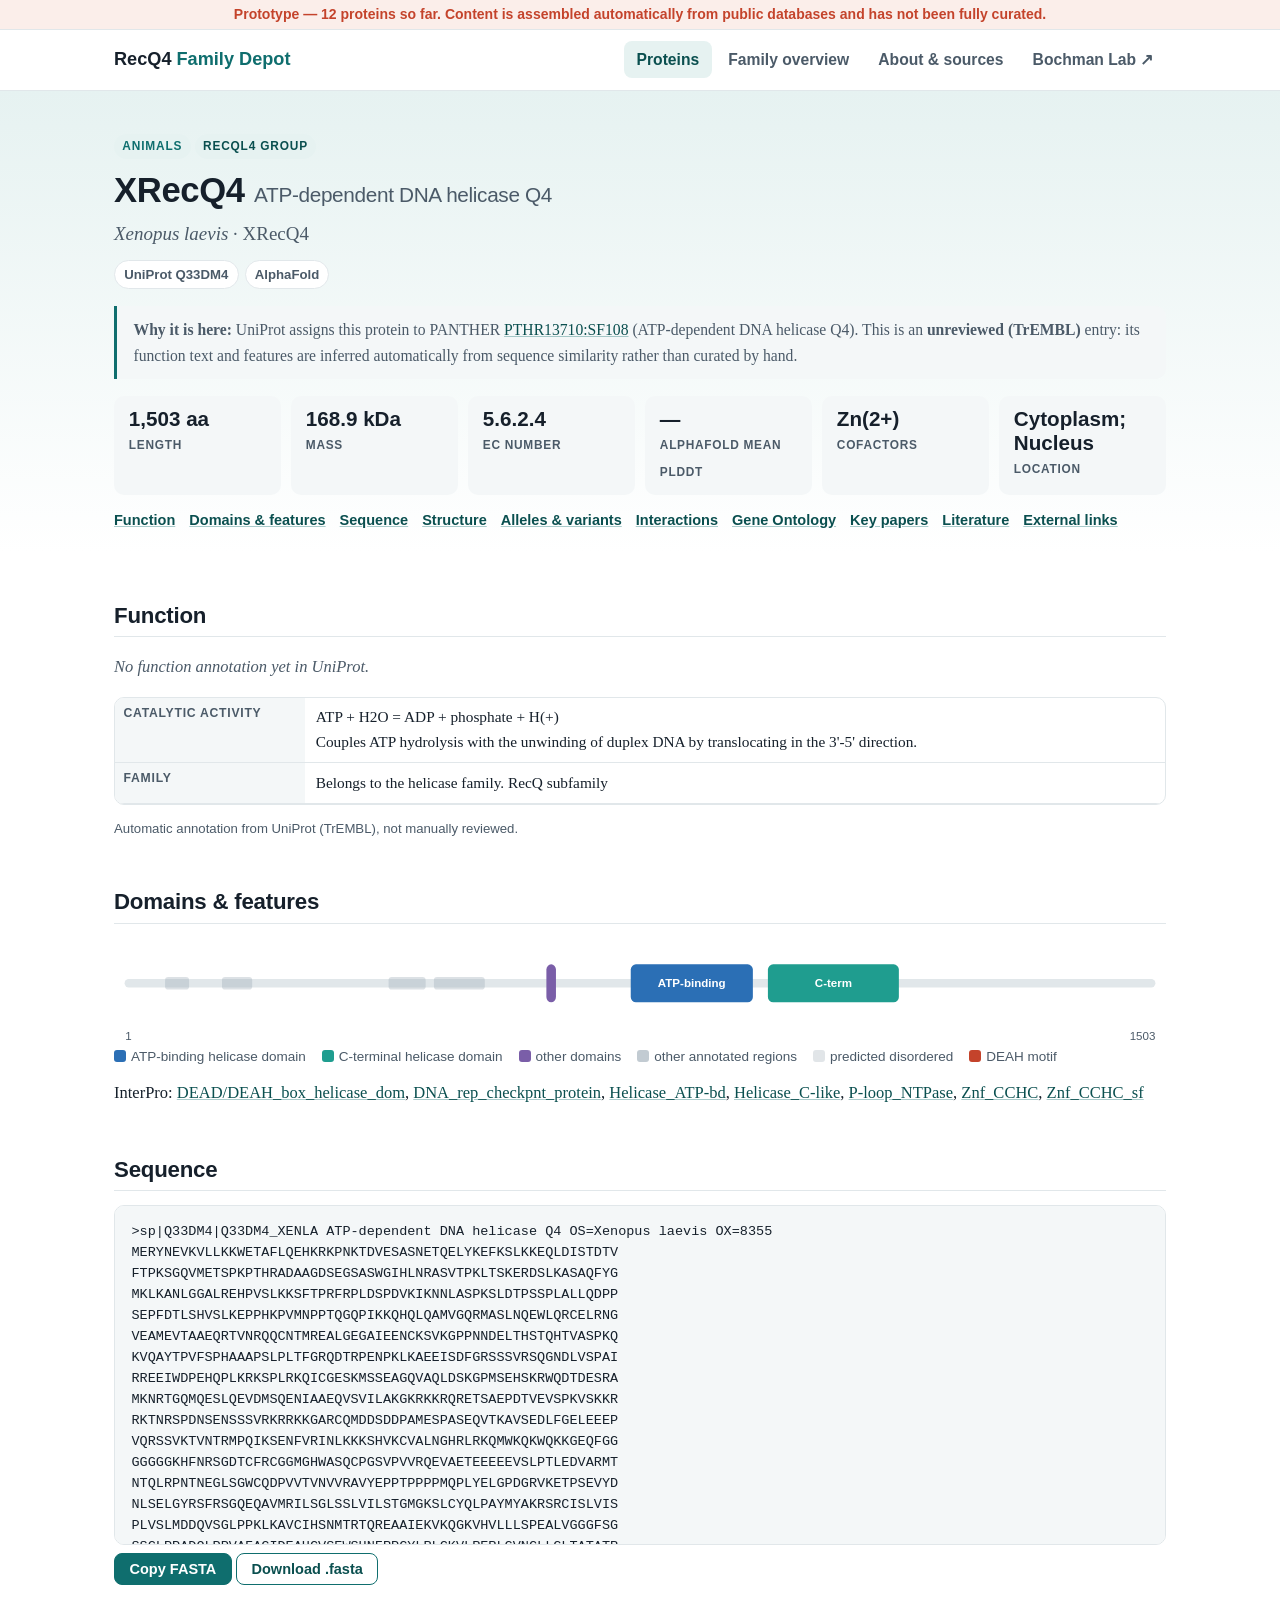
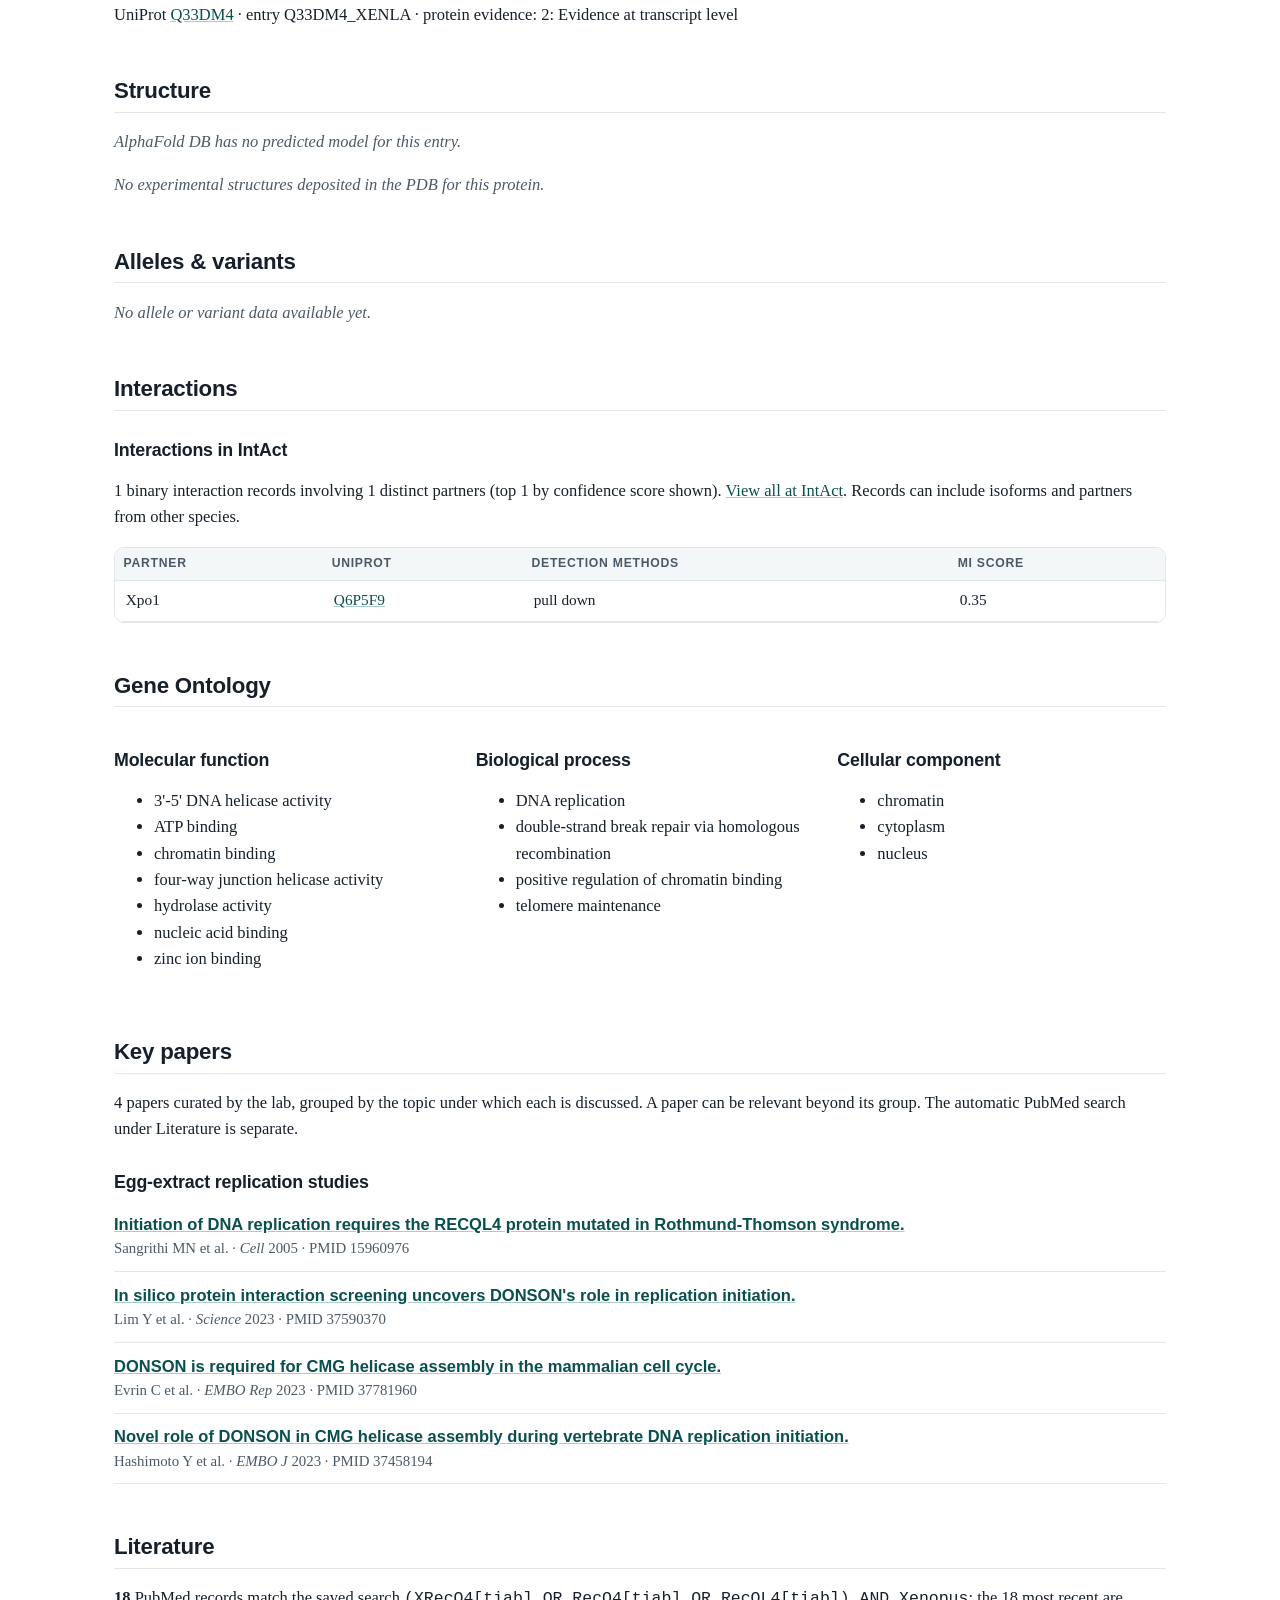
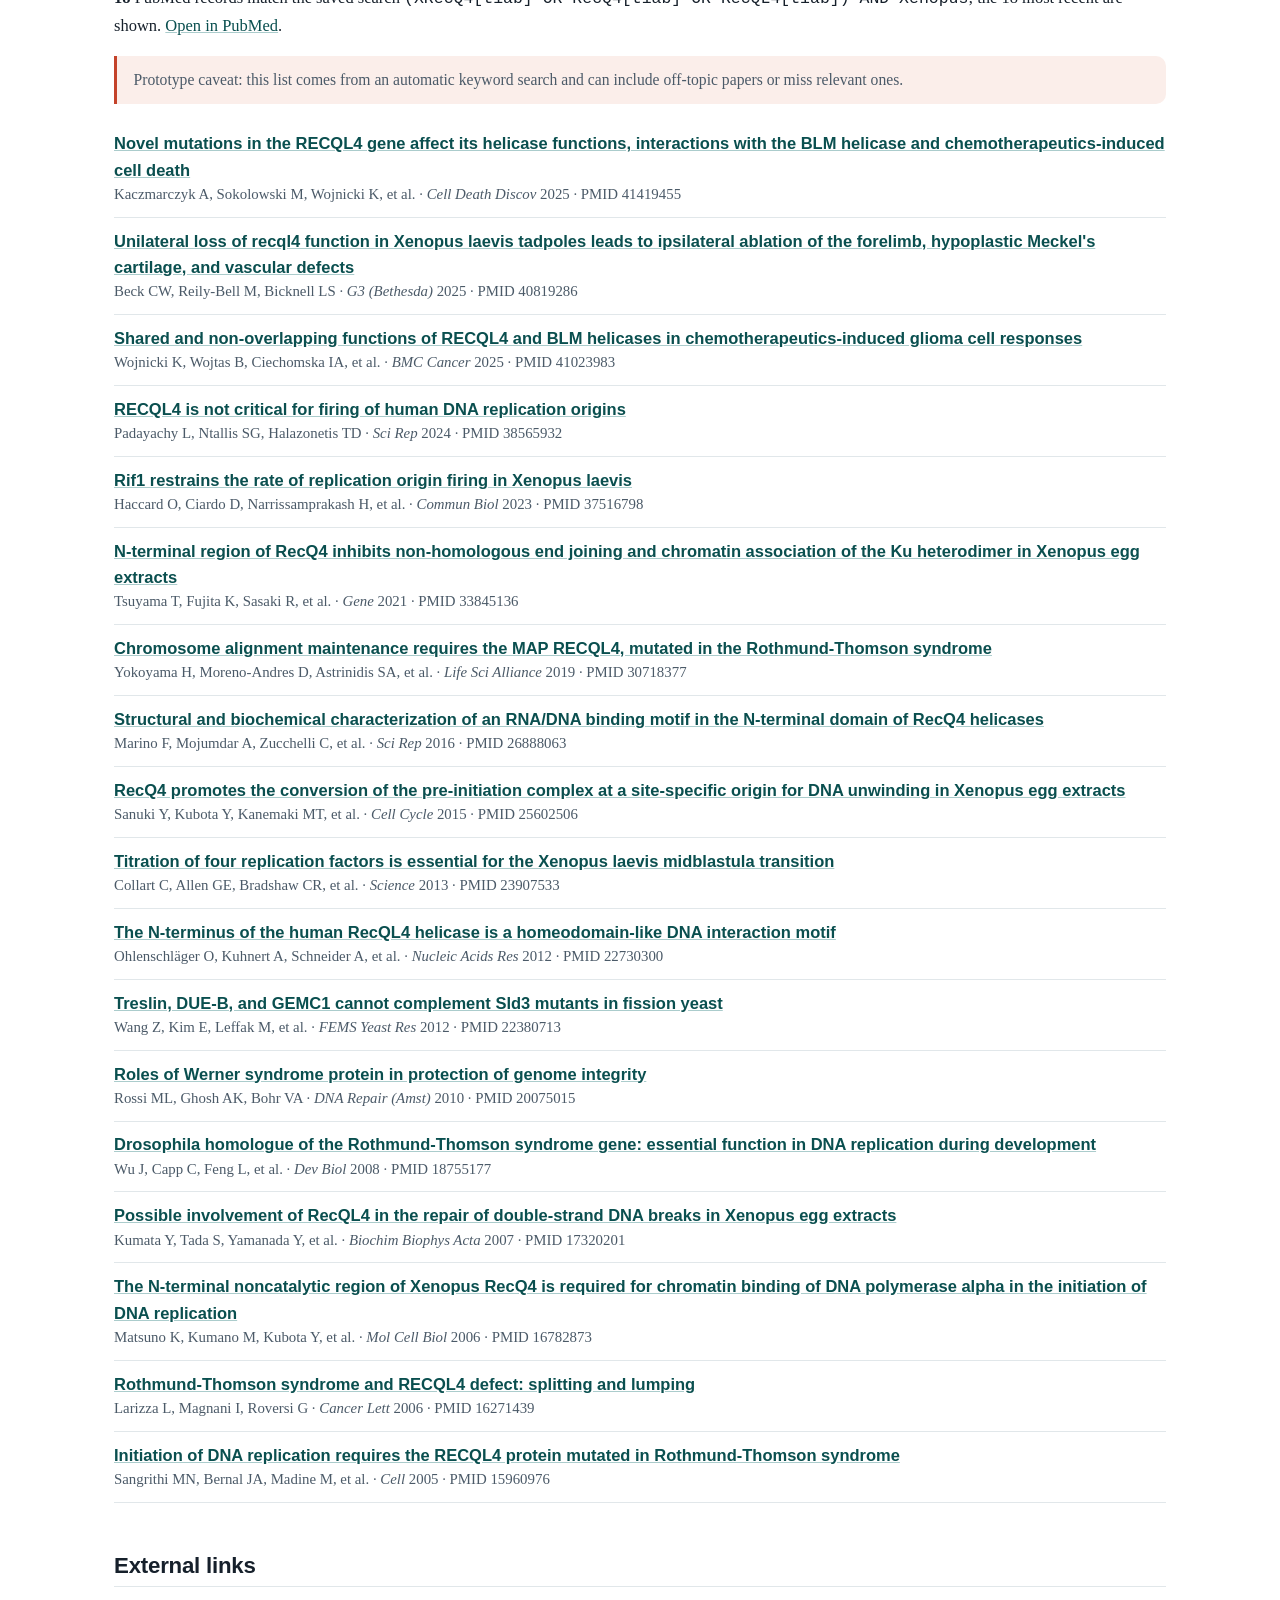
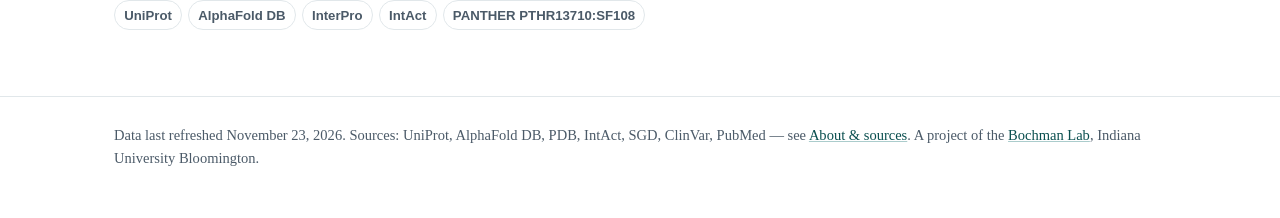
<file: proteins/recq4-xenopus.html>
<!DOCTYPE html>
<html lang="en"><head><meta charset="utf-8"><meta name="viewport" content="width=device-width,initial-scale=1">
<title>XRecQ4 (Xenopus laevis) — RecQ4 Family Depot</title>
<link rel="stylesheet" href="../assets/style.css">
<link rel="icon" href="../assets/favicon.ico">
</head><body>
<div class="proto">Prototype &mdash; 12 proteins so far. Content is assembled automatically from public databases and has not been fully curated.</div>
<header class="site"><div class="wrap row">
<a class="brand" href="../index.html">RecQ4 <span>Family Depot</span></a>
<nav aria-label="Primary"><ul><li><a href="../index.html" aria-current=page>Proteins</a></li><li><a href="../family.html">Family overview</a></li><li><a href="../about.html">About &amp; sources</a></li><li><a href="https://bochmanlab.github.io">Bochman Lab &nearr;</a></li></ul></nav>
</div></header>
<section class="hero"><div class="wrap">
<span class="tag Animals">Animals</span> <span class="tag">RECQL4 group</span>
<h1>XRecQ4 <span style="font-weight:400;color:var(--ink-soft);font-size:.6em">ATP-dependent DNA helicase Q4</span></h1>
<div class="lede" style="margin:.2em 0"><i>Xenopus laevis</i> &middot; XRecQ4</div>
<div class="chips"><a class="chip" href="https://www.uniprot.org/uniprotkb/Q33DM4">UniProt Q33DM4</a><a class="chip" href="https://alphafold.ebi.ac.uk/entry/Q33DM4">AlphaFold</a></div>
<div class="note"><b>Why it is here:</b> UniProt assigns this protein to PANTHER <a href="https://www.pantherdb.org/panther/family.do?clsAccession=PTHR13710">PTHR13710:SF108</a> (ATP-dependent DNA helicase Q4). This is an <b>unreviewed (TrEMBL)</b> entry: its function text and features are inferred automatically from sequence similarity rather than curated by hand.</div>
<div class="facts"><div class="fact"><b>1,503 aa</b><span>Length</span></div><div class="fact"><b>168.9 kDa</b><span>Mass</span></div><div class="fact"><b>5.6.2.4</b><span>EC number</span></div><div class="fact"><b>—</b><span>AlphaFold mean pLDDT</span></div><div class="fact"><b>Zn(2+)</b><span>Cofactors</span></div><div class="fact"><b>Cytoplasm; Nucleus</b><span>Location</span></div></div>
<div class="toc"><a href="#function">Function</a> <a href="#domains">Domains &amp; features</a> <a href="#sequence">Sequence</a> <a href="#structure">Structure</a> <a href="#alleles">Alleles &amp; variants</a> <a href="#interactions">Interactions</a> <a href="#go">Gene Ontology</a> <a href="#keypapers">Key papers</a> <a href="#literature">Literature</a> <a href="#links">External links</a></div></div></section><main class="wrap"><section id="function"><h2>Function</h2><p class="empty">No function annotation yet in UniProt.</p><div class="scroll" style="max-height:none"><table><tr><th style='position:static;width:190px'>Catalytic activity</th><td>ATP + H2O = ADP + phosphate + H(+)<br>Couples ATP hydrolysis with the unwinding of duplex DNA by translocating in the 3&#x27;-5&#x27; direction.</td></tr><tr><th style='position:static;width:190px'>Family</th><td>Belongs to the helicase family. RecQ subfamily</td></tr></table></div><p class="mono-label" style="font-size:.8rem;color:var(--ink-soft)">Automatic annotation from UniProt (TrEMBL), not manually reviewed.</p></section><section id="domains"><h2>Domains &amp; features</h2><svg class="map" viewBox="0 0 1000 100" role="img" aria-label="Domain map of Q33DM4_XENLA"><rect x="10" y="40" width="980.0" height="8" rx="4" fill="var(--line)"/><rect x="48.5" y="38" width="22.8" height="12" rx="3" fill="var(--dom-other)" opacity=".35"/><rect x="102.6" y="38" width="28.7" height="12" rx="3" fill="var(--dom-other)" opacity=".35"/><rect x="261.0" y="38" width="35.2" height="12" rx="3" fill="var(--dom-other)" opacity=".35"/><rect x="304.1" y="38" width="48.3" height="12" rx="3" fill="var(--dom-other)" opacity=".35"/><rect x="411.0" y="26" width="9.1" height="36" rx="5" fill="var(--dom-extra)"><title>CCHC-type (615–629)</title></rect><rect x="491.2" y="26" width="116.1" height="36" rx="5" fill="var(--dom-atp)"><title>Helicase ATP-binding (738–916)</title></rect><text x="549.2" y="48" text-anchor="middle" style="fill:#fff;font-weight:600">ATP-binding</text><rect x="621.6" y="26" width="124.5" height="36" rx="5" fill="var(--dom-ct)"><title>Helicase C-terminal (938–1129)</title></rect><text x="683.9" y="48" text-anchor="middle" style="fill:#fff;font-weight:600">C-term</text><text x="10.7" y="98" text-anchor="start">1</text><text x="990.0" y="98" text-anchor="end">1503</text></svg><div class="legend"><span><i style="background:var(--dom-atp)"></i>ATP-binding helicase domain</span><span><i style="background:var(--dom-ct)"></i>C-terminal helicase domain</span><span><i style="background:var(--dom-extra)"></i>other domains</span><span><i style="background:var(--dom-other);opacity:.6"></i>other annotated regions</span><span><i style="background:var(--dom-other);opacity:.3"></i>predicted disordered</span><span><i style="background:var(--dom-motif)"></i>DEAH motif</span></div><p>InterPro: <a href="https://www.ebi.ac.uk/interpro/entry/InterPro/IPR011545/">DEAD/DEAH_box_helicase_dom</a>, <a href="https://www.ebi.ac.uk/interpro/entry/InterPro/IPR021110/">DNA_rep_checkpnt_protein</a>, <a href="https://www.ebi.ac.uk/interpro/entry/InterPro/IPR014001/">Helicase_ATP-bd</a>, <a href="https://www.ebi.ac.uk/interpro/entry/InterPro/IPR001650/">Helicase_C-like</a>, <a href="https://www.ebi.ac.uk/interpro/entry/InterPro/IPR027417/">P-loop_NTPase</a>, <a href="https://www.ebi.ac.uk/interpro/entry/InterPro/IPR001878/">Znf_CCHC</a>, <a href="https://www.ebi.ac.uk/interpro/entry/InterPro/IPR036875/">Znf_CCHC_sf</a></p></section><section id="sequence"><h2>Sequence</h2><pre class="fasta" id="fasta">&gt;sp|Q33DM4|Q33DM4_XENLA ATP-dependent DNA helicase Q4 OS=Xenopus laevis OX=8355
MERYNEVKVLLKKWETAFLQEHKRKPNKTDVESASNETQELYKEFKSLKKEQLDISTDTV
FTPKSGQVMETSPKPTHRADAAGDSEGSASWGIHLNRASVTPKLTSKERDSLKASAQFYG
MKLKANLGGALREHPVSLKKSFTPRFRPLDSPDVKIKNNLASPKSLDTPSSPLALLQDPP
SEPFDTLSHVSLKEPPHKPVMNPPTQGQPIKKQHQLQAMVGQRMASLNQEWLQRCELRNG
VEAMEVTAAEQRTVNRQQCNTMREALGEGAIEENCKSVKGPPNNDELTHSTQHTVASPKQ
KVQAYTPVFSPHAAAPSLPLTFGRQDTRPENPKLKAEEISDFGRSSSVRSQGNDLVSPAI
RREEIWDPEHQPLKRKSPLRKQICGESKMSSEAGQVAQLDSKGPMSEHSKRWQDTDESRA
MKNRTGQMQESLQEVDMSQENIAAEQVSVILAKGKRKKRQRETSAEPDTVEVSPKVSKKR
RKTNRSPDNSENSSSVRKRRKKGARCQMDDSDDPAMESPASEQVTKAVSEDLFGELEEEP
VQRSSVKTVNTRMPQIKSENFVRINLKKKSHVKCVALNGHRLRKQMWKQKWQKKGEQFGG
GGGGGKHFNRSGDTCFRCGGMGHWASQCPGSVPVVRQEVAETEEEEEVSLPTLEDVARMT
NTQLRPNTNEGLSGWCQDPVVTVNVVRAVYEPPTPPPPMQPLYELGPDGRVKETPSEVYD
NLSELGYRSFRSGQEQAVMRILSGLSSLVILSTGMGKSLCYQLPAYMYAKRSRCISLVIS
PLVSLMDDQVSGLPPKLKAVCIHSNMTRTQREAAIEKVKQGKVHVLLLSPEALVGGGFSG
SSCLPPADQLPPVAFACIDEAHCVSEWSHNFRPCYLRLCKVLRERLGVNCLLGLTATATR
ATAEDVAHHLGVSPEGGIPVRMASVPPNLHLSVSMDRNRDQALVTLLKGERFGCLDSVIV
YCTRREETQRISALLRTSLQGVTVSANSHLNSQEQEDTTVSDRKKAQALKKIRRPLKWIA
ESYHAGMSAAERRRVQNNFMCGQLRLVVATVAFGMGLDKSDVRGIIHYNMPKNFESYVQE
IGRAGRDGKDAQCHLFLDPEGQDMDELRRHIYTDSVDYIAVKKLVRKVFPKCKCRDLHRE
QQALINAGEVDDSELLQFLEQGEEQDSMCDTPSSGRDPVCDTPSMGAERLCHRHERAVPI
EETVQSLDIREEAIETMLCYLELNPSHWLEQLHPTLSHCRVVCYSGPQQLRLLARSCPPV
AVCLARERLAGVDHTHVSSTEFNVVELADSMGWEVVPVKRALRDLQWRRQPDKGFKGTGR
SGVLVEFSKLSFHFRSYGDLTDQELDQVCDFLHHKVTSRERTSLNQLKSCFHAFQSVAYR
TSSACAEKMSAERSAQLKALLLDYFEKRDTELEAKVEDPDEELQQIKVQEAKDQVRSDVR
HFLSIHEEERFSGRALARIFHGIGSPCYPAQVYGRDRRFWRKYIHLDFNEIMNLSKEEII
RLK</pre><button onclick="cp()">Copy FASTA</button> <button class="ghost" onclick="dl()">Download .fasta</button><script>function cp(){var e=document.getElementById("fasta");function sel(){var r=document.createRange();r.selectNodeContents(e);var g=getSelection();g.removeAllRanges();g.addRange(r);}try{navigator.clipboard.writeText(e.textContent).catch(sel)}catch(x){sel()}}function dl(){var b=new Blob([document.getElementById("fasta").textContent+"\n"],{type:"text/plain"});var a=document.createElement("a");a.href=URL.createObjectURL(b);a.download="Q33DM4.fasta";a.click();}</script><p>UniProt <a href="https://www.uniprot.org/uniprotkb/Q33DM4">Q33DM4</a> &middot; entry Q33DM4_XENLA &middot; protein evidence: 2: Evidence at transcript level</p></section><section id="structure"><h2>Structure</h2><p class="empty">AlphaFold DB has no predicted model for this entry.</p><p class="empty">No experimental structures deposited in the PDB for this protein.</p></section><section id="alleles"><h2>Alleles &amp; variants</h2><p class="empty">No allele or variant data available yet.</p></section><section id="interactions"><h2>Interactions</h2><h3>Interactions in IntAct</h3><p>1 binary interaction records involving 1 distinct partners (top 1 by confidence score shown). <a href="https://www.ebi.ac.uk/intact/search?query=Q33DM4">View all at IntAct</a>. Records can include isoforms and partners from other species.</p><div class="scroll"><table><thead><tr><th>Partner</th><th>UniProt</th><th>Detection methods</th><th>MI score</th></tr></thead><tbody><tr><td>Xpo1</td><td><a href="https://www.uniprot.org/uniprotkb/Q6P5F9">Q6P5F9</a></td><td>pull down</td><td>0.35</td></tr></tbody></table></div></section><section id="go"><h2>Gene Ontology</h2><div class="cols"><div><h3>Molecular function</h3><ul><li>3&#x27;-5&#x27; DNA helicase activity</li><li>ATP binding</li><li>chromatin binding</li><li>four-way junction helicase activity</li><li>hydrolase activity</li><li>nucleic acid binding</li><li>zinc ion binding</li></ul></div><div><h3>Biological process</h3><ul><li>DNA replication</li><li>double-strand break repair via homologous recombination</li><li>positive regulation of chromatin binding</li><li>telomere maintenance</li></ul></div><div><h3>Cellular component</h3><ul><li>chromatin</li><li>cytoplasm</li><li>nucleus</li></ul></div></div></section><section id="keypapers"><h2>Key papers</h2><p>4 papers curated by the lab, grouped by the topic under which each is discussed. A paper can be relevant beyond its group. The automatic PubMed search under Literature is separate.</p><h3>Egg-extract replication studies</h3><ul class="lit"><li><div class="t"><a href="https://pubmed.ncbi.nlm.nih.gov/15960976/">Initiation of DNA replication requires the RECQL4 protein mutated in Rothmund-Thomson syndrome.</a></div><div class="m">Sangrithi MN et al. &middot; <i>Cell</i> 2005 &middot; PMID 15960976</div></li><li><div class="t"><a href="https://pubmed.ncbi.nlm.nih.gov/37590370/">In silico protein interaction screening uncovers DONSON&#x27;s role in replication initiation.</a></div><div class="m">Lim Y et al. &middot; <i>Science</i> 2023 &middot; PMID 37590370</div></li><li><div class="t"><a href="https://pubmed.ncbi.nlm.nih.gov/37781960/">DONSON is required for CMG helicase assembly in the mammalian cell cycle.</a></div><div class="m">Evrin C et al. &middot; <i>EMBO Rep</i> 2023 &middot; PMID 37781960</div></li><li><div class="t"><a href="https://pubmed.ncbi.nlm.nih.gov/37458194/">Novel role of DONSON in CMG helicase assembly during vertebrate DNA replication initiation.</a></div><div class="m">Hashimoto Y et al. &middot; <i>EMBO J</i> 2023 &middot; PMID 37458194</div></li></ul></section><section id="literature"><h2>Literature</h2><p><b>18</b> PubMed records match the saved search <code>(XRecQ4[tiab] OR RecQ4[tiab] OR RecQL4[tiab]) AND Xenopus</code>; the 18 most recent are shown. <a href="https://pubmed.ncbi.nlm.nih.gov/?term=%28XRecQ4%5Btiab%5D%20OR%20RecQ4%5Btiab%5D%20OR%20RecQL4%5Btiab%5D%29%20AND%20Xenopus">Open in PubMed</a>.</p><div class="note warn">Prototype caveat: this list comes from an automatic keyword search and can include off-topic papers or miss relevant ones.</div><ul class="lit"><li><div class="t"><a href="https://pubmed.ncbi.nlm.nih.gov/41419455/">Novel mutations in the RECQL4 gene affect its helicase functions, interactions with the BLM helicase and chemotherapeutics-induced cell death</a></div><div class="m">Kaczmarczyk A, Sokolowski M, Wojnicki K, et al. &middot; <i>Cell Death Discov</i> 2025 &middot; PMID 41419455</div></li><li><div class="t"><a href="https://pubmed.ncbi.nlm.nih.gov/40819286/">Unilateral loss of recql4 function in Xenopus laevis tadpoles leads to ipsilateral ablation of the forelimb, hypoplastic Meckel&#x27;s cartilage, and vascular defects</a></div><div class="m">Beck CW, Reily-Bell M, Bicknell LS &middot; <i>G3 (Bethesda)</i> 2025 &middot; PMID 40819286</div></li><li><div class="t"><a href="https://pubmed.ncbi.nlm.nih.gov/41023983/">Shared and non-overlapping functions of RECQL4 and BLM helicases in chemotherapeutics-induced glioma cell responses</a></div><div class="m">Wojnicki K, Wojtas B, Ciechomska IA, et al. &middot; <i>BMC Cancer</i> 2025 &middot; PMID 41023983</div></li><li><div class="t"><a href="https://pubmed.ncbi.nlm.nih.gov/38565932/">RECQL4 is not critical for firing of human DNA replication origins</a></div><div class="m">Padayachy L, Ntallis SG, Halazonetis TD &middot; <i>Sci Rep</i> 2024 &middot; PMID 38565932</div></li><li><div class="t"><a href="https://pubmed.ncbi.nlm.nih.gov/37516798/">Rif1 restrains the rate of replication origin firing in Xenopus laevis</a></div><div class="m">Haccard O, Ciardo D, Narrissamprakash H, et al. &middot; <i>Commun Biol</i> 2023 &middot; PMID 37516798</div></li><li><div class="t"><a href="https://pubmed.ncbi.nlm.nih.gov/33845136/">N-terminal region of RecQ4 inhibits non-homologous end joining and chromatin association of the Ku heterodimer in Xenopus egg extracts</a></div><div class="m">Tsuyama T, Fujita K, Sasaki R, et al. &middot; <i>Gene</i> 2021 &middot; PMID 33845136</div></li><li><div class="t"><a href="https://pubmed.ncbi.nlm.nih.gov/30718377/">Chromosome alignment maintenance requires the MAP RECQL4, mutated in the Rothmund-Thomson syndrome</a></div><div class="m">Yokoyama H, Moreno-Andres D, Astrinidis SA, et al. &middot; <i>Life Sci Alliance</i> 2019 &middot; PMID 30718377</div></li><li><div class="t"><a href="https://pubmed.ncbi.nlm.nih.gov/26888063/">Structural and biochemical characterization of an RNA/DNA binding motif in the N-terminal domain of RecQ4 helicases</a></div><div class="m">Marino F, Mojumdar A, Zucchelli C, et al. &middot; <i>Sci Rep</i> 2016 &middot; PMID 26888063</div></li><li><div class="t"><a href="https://pubmed.ncbi.nlm.nih.gov/25602506/">RecQ4 promotes the conversion of the pre-initiation complex at a site-specific origin for DNA unwinding in Xenopus egg extracts</a></div><div class="m">Sanuki Y, Kubota Y, Kanemaki MT, et al. &middot; <i>Cell Cycle</i> 2015 &middot; PMID 25602506</div></li><li><div class="t"><a href="https://pubmed.ncbi.nlm.nih.gov/23907533/">Titration of four replication factors is essential for the Xenopus laevis midblastula transition</a></div><div class="m">Collart C, Allen GE, Bradshaw CR, et al. &middot; <i>Science</i> 2013 &middot; PMID 23907533</div></li><li><div class="t"><a href="https://pubmed.ncbi.nlm.nih.gov/22730300/">The N-terminus of the human RecQL4 helicase is a homeodomain-like DNA interaction motif</a></div><div class="m">Ohlenschläger O, Kuhnert A, Schneider A, et al. &middot; <i>Nucleic Acids Res</i> 2012 &middot; PMID 22730300</div></li><li><div class="t"><a href="https://pubmed.ncbi.nlm.nih.gov/22380713/">Treslin, DUE-B, and GEMC1 cannot complement Sld3 mutants in fission yeast</a></div><div class="m">Wang Z, Kim E, Leffak M, et al. &middot; <i>FEMS Yeast Res</i> 2012 &middot; PMID 22380713</div></li><li><div class="t"><a href="https://pubmed.ncbi.nlm.nih.gov/20075015/">Roles of Werner syndrome protein in protection of genome integrity</a></div><div class="m">Rossi ML, Ghosh AK, Bohr VA &middot; <i>DNA Repair (Amst)</i> 2010 &middot; PMID 20075015</div></li><li><div class="t"><a href="https://pubmed.ncbi.nlm.nih.gov/18755177/">Drosophila homologue of the Rothmund-Thomson syndrome gene: essential function in DNA replication during development</a></div><div class="m">Wu J, Capp C, Feng L, et al. &middot; <i>Dev Biol</i> 2008 &middot; PMID 18755177</div></li><li><div class="t"><a href="https://pubmed.ncbi.nlm.nih.gov/17320201/">Possible involvement of RecQL4 in the repair of double-strand DNA breaks in Xenopus egg extracts</a></div><div class="m">Kumata Y, Tada S, Yamanada Y, et al. &middot; <i>Biochim Biophys Acta</i> 2007 &middot; PMID 17320201</div></li><li><div class="t"><a href="https://pubmed.ncbi.nlm.nih.gov/16782873/">The N-terminal noncatalytic region of Xenopus RecQ4 is required for chromatin binding of DNA polymerase alpha in the initiation of DNA replication</a></div><div class="m">Matsuno K, Kumano M, Kubota Y, et al. &middot; <i>Mol Cell Biol</i> 2006 &middot; PMID 16782873</div></li><li><div class="t"><a href="https://pubmed.ncbi.nlm.nih.gov/16271439/">Rothmund-Thomson syndrome and RECQL4 defect: splitting and lumping</a></div><div class="m">Larizza L, Magnani I, Roversi G &middot; <i>Cancer Lett</i> 2006 &middot; PMID 16271439</div></li><li><div class="t"><a href="https://pubmed.ncbi.nlm.nih.gov/15960976/">Initiation of DNA replication requires the RECQL4 protein mutated in Rothmund-Thomson syndrome</a></div><div class="m">Sangrithi MN, Bernal JA, Madine M, et al. &middot; <i>Cell</i> 2005 &middot; PMID 15960976</div></li></ul></section><section id="links"><h2>External links</h2><div class="chips"><a class="chip" href="https://www.uniprot.org/uniprotkb/Q33DM4">UniProt</a><a class="chip" href="https://alphafold.ebi.ac.uk/entry/Q33DM4">AlphaFold DB</a><a class="chip" href="https://www.ebi.ac.uk/interpro/protein/UniProt/Q33DM4/">InterPro</a><a class="chip" href="https://www.ebi.ac.uk/intact/search?query=Q33DM4">IntAct</a><a class="chip" href="https://www.pantherdb.org/panther/family.do?clsAccession=PTHR13710">PANTHER PTHR13710:SF108</a></div></section></main>
<footer><div class="wrap">Data last refreshed November 23, 2026. Sources: UniProt, AlphaFold DB, PDB, IntAct, SGD, ClinVar, PubMed &mdash; see <a href="../about.html">About &amp; sources</a>. A project of the <a href="https://bochmanlab.github.io">Bochman Lab</a>, Indiana University Bloomington.</div></footer>

</body></html>
</file>
<file: assets/style.css>
/* RecQ4 Family Depot — prototype stylesheet (shares the lab site's palette) */
:root {
  --ink: #16202b; --ink-soft: #4b5a68; --paper: #fff; --paper-tint: #f4f7f8;
  --line: #e1e7ea; --accent: #0f6e6e; --accent-dark: #0a4f4f; --accent-tint: #e6f2f1;
  --warn: #c4432b; --warn-tint: #fbeeea; --radius: 10px; --maxw: 1100px;
  --fungi: #8a5a00; --animals: #0f6e6e; --bacteria: #5b3fa0; --archaea: #a13a6b; --plants: #3d7a1f;
  --dom-atp: #2b6fb5; --dom-ct: #1f9d8f; --dom-motif: #c4432b; --dom-other: #9aa8b4; --dom-extra: #7a5ea8;
  font-size: 16.5px;
}
@media (prefers-color-scheme: dark) {
  :root:not([data-theme="light"]) { --ink:#e6edf3; --ink-soft:#a7b4c0; --paper:#10161c; --paper-tint:#18212a; --line:#2a3642;
          --accent:#4fc3bd; --accent-dark:#7fd9d4; --accent-tint:#173432; --warn:#ff8a70; --warn-tint:#33201c;
          --fungi:#e0b45a; --animals:#4fc3bd; --bacteria:#b9a2f0; --archaea:#f08cb8; --plants:#8fd163;  color-scheme: dark; }
}
:root[data-theme="dark"] { --ink:#e6edf3; --ink-soft:#a7b4c0; --paper:#10161c; --paper-tint:#18212a; --line:#2a3642;
          --accent:#4fc3bd; --accent-dark:#7fd9d4; --accent-tint:#173432; --warn:#ff8a70; --warn-tint:#33201c;
          --fungi:#e0b45a; --animals:#4fc3bd; --bacteria:#b9a2f0; --archaea:#f08cb8; --plants:#8fd163;  color-scheme: dark; }
* { box-sizing: border-box; }
body { margin:0; min-width:0; font-family:"Iowan Old Style","Palatino Linotype",Georgia,serif; color:var(--ink); background:var(--paper); line-height:1.6; }
h1,h2,h3,h4,.brand,nav,.tag,th,button,.chip,.mono-label { font-family:-apple-system,BlinkMacSystemFont,"Segoe UI",Helvetica,Arial,sans-serif; }
h1,h2,h3,h4 { letter-spacing:-0.01em; line-height:1.25; }
h1 { font-size:2.1rem; margin:.3em 0 .2em; } h2 { font-size:1.35rem; margin:2.2em 0 .6em; padding-bottom:.3em; border-bottom:1px solid var(--line); }
h3 { font-size:1.08rem; margin:1.6em 0 .4em; }
a { color:var(--accent-dark); text-decoration-color:rgba(15,110,110,.35); } a:hover { text-decoration-color:currentColor; }
.wrap { max-width:var(--maxw); margin:0 auto; padding-inline:24px; }
.proto { background:var(--warn-tint); border-bottom:1px solid var(--line); font:600 .85rem -apple-system,Segoe UI,sans-serif; color:var(--warn); text-align:center; padding:.45em 1em; }
header.site { border-bottom:1px solid var(--line); position:sticky; top:env(safe-area-inset-top,0px); background:color-mix(in srgb,var(--paper) 92%,transparent); backdrop-filter:blur(6px); z-index:10; }
header.site .row { display:flex; align-items:center; justify-content:space-between; gap:16px; min-height:60px; flex-wrap:wrap; }
.brand { font-weight:800; font-size:1.1rem; color:var(--ink); text-decoration:none; } .brand span { color:var(--accent); }
nav ul { display:flex; gap:4px; list-style:none; margin:0; padding:0; flex-wrap:wrap; } nav a { display:block; padding:.4em .8em; border-radius:8px; text-decoration:none; color:var(--ink-soft); font-weight:600; font-size:.95rem; }
nav a:hover { background:var(--paper-tint); } nav a[aria-current=page] { background:var(--accent-tint); color:var(--accent-dark); }
.hero { padding:2.5rem 0 1.5rem; background:linear-gradient(180deg,var(--accent-tint),transparent); }
.lede { font-size:1.15rem; color:var(--ink-soft); max-width:62ch; }
.tag { display:inline-block; font-size:.72rem; font-weight:700; letter-spacing:.07em; text-transform:uppercase; padding:.25em .7em; border-radius:99px; background:var(--accent-tint); color:var(--accent-dark); }
.tag.Fungi { color:var(--fungi); } .tag.Animals { color:var(--animals); } .tag.Bacteria { color:var(--bacteria); } .tag.Archaea { color:var(--archaea); } .tag.Plants { color:var(--plants); }
.search { display:flex; gap:8px; margin:1.2rem 0 .4rem; max-width:560px; }
.search input { flex:1; font:inherit; padding:.65em .9em; border-radius:var(--radius); border:1px solid var(--line); background:var(--paper); color:var(--ink); }
.search input:focus { outline:2px solid var(--accent); border-color:transparent; }
.cards { display:grid; grid-template-columns:repeat(auto-fill,minmax(min(310px,100%),1fr)); gap:16px; margin:1.2rem 0; }
.card { border:1px solid var(--line); border-radius:var(--radius); padding:1.1rem 1.2rem; background:var(--paper); display:flex; flex-direction:column; gap:.35rem; }
.card:hover { border-color:var(--accent); } .card h3 { margin:.3em 0 0; font-size:1.25rem; } .card h3 a { text-decoration:none; color:var(--ink); }
.card .org { font-style:italic; color:var(--ink-soft); } .card p { margin:.2em 0; font-size:.95rem; color:var(--ink-soft); }
.hit { outline:2px solid var(--accent); }
.facts { display:grid; grid-template-columns:repeat(auto-fit,minmax(150px,1fr)); gap:10px; margin:1rem 0; }
.fact { background:var(--paper-tint); border-radius:var(--radius); padding:.7rem .9rem; } .fact b { display:block; font:700 1.25rem -apple-system,Segoe UI,sans-serif; } .fact span { font:600 .72rem -apple-system,Segoe UI,sans-serif; letter-spacing:.06em; text-transform:uppercase; color:var(--ink-soft); }
.chips { display:flex; flex-wrap:wrap; gap:6px; margin:.6rem 0; } .chip { font-size:.8rem; font-weight:600; padding:.25em .7em; border:1px solid var(--line); border-radius:99px; text-decoration:none; color:var(--ink-soft); background:var(--paper); } .chip:hover { border-color:var(--accent); color:var(--accent-dark); }
.toc { display:flex; flex-wrap:wrap; gap:6px 14px; font:600 .88rem -apple-system,Segoe UI,sans-serif; margin:1rem 0 0; }
table { border-collapse:collapse; width:100%; font-size:.93rem; margin:.6rem 0 1rem; } th,td { text-align:left; padding:.5em .7em; border-bottom:1px solid var(--line); vertical-align:top; }
th { font-size:.74rem; letter-spacing:.06em; text-transform:uppercase; color:var(--ink-soft); background:var(--paper-tint); position:sticky; top:0; }
.scroll { overflow-x:auto; max-height:480px; overflow-y:auto; border:1px solid var(--line); border-radius:var(--radius); } .scroll table { margin:0; }
.note { background:var(--paper-tint); border-left:3px solid var(--accent); padding:.7rem 1rem; border-radius:0 var(--radius) var(--radius) 0; font-size:.95rem; color:var(--ink-soft); margin:1rem 0; }
.note.warn { border-left-color:var(--warn); background:var(--warn-tint); }
.empty { color:var(--ink-soft); font-style:italic; }
pre.fasta { background:var(--paper-tint); border:1px solid var(--line); border-radius:var(--radius); padding:1rem; overflow-x:auto; font:.82rem/1.55 ui-monospace,SFMono-Regular,Menlo,monospace; max-height:340px; overflow-y:auto; margin:.5rem 0; }
button,.btn { font:600 .88rem -apple-system,Segoe UI,sans-serif; padding:.5em 1em; border-radius:8px; border:1px solid var(--accent); background:var(--accent); color:#fff; cursor:pointer; text-decoration:none; display:inline-block; }
button.ghost,.btn.ghost { background:transparent; color:var(--accent-dark); } button:hover,.btn:hover { filter:brightness(1.08); }
svg.map { width:100%; height:auto; display:block; } svg.map text { font:11px -apple-system,Segoe UI,sans-serif; fill:var(--ink-soft); }
.legend { display:flex; flex-wrap:wrap; gap:6px 16px; font:.82rem -apple-system,Segoe UI,sans-serif; color:var(--ink-soft); margin:.4rem 0; } .legend i { display:inline-block; width:12px; height:12px; border-radius:3px; vertical-align:-1px; margin-right:5px; }
.plddt { display:flex; height:18px; border-radius:6px; overflow:hidden; margin:.4rem 0; } .plddt div { height:100%; }
#viewer { overflow:hidden; width:100%; height:420px; border:1px solid var(--line); border-radius:var(--radius); position:relative; background:#fff; }
ul.lit { list-style:none; padding:0; margin:0; } ul.lit li { padding:.6rem 0; border-bottom:1px solid var(--line); } ul.lit .t { font-weight:600; font-family:-apple-system,Segoe UI,sans-serif; } ul.lit .m { color:var(--ink-soft); font-size:.9rem; }
.bar { display:flex; height:22px; border-radius:6px; overflow:hidden; margin:.5rem 0; background:var(--paper-tint); } .bar div { height:100%; }
.cols { display:grid; grid-template-columns:repeat(auto-fit,minmax(260px,1fr)); gap:1.2rem 2rem; }
footer { border-top:1px solid var(--line); margin-top:4rem; padding:1.6rem 0 3rem; color:var(--ink-soft); font-size:.88rem; }
@media (max-width:640px) { h1 { font-size:1.65rem; } .wrap { padding-inline:16px; } .card { min-width:0; } }
</file>
